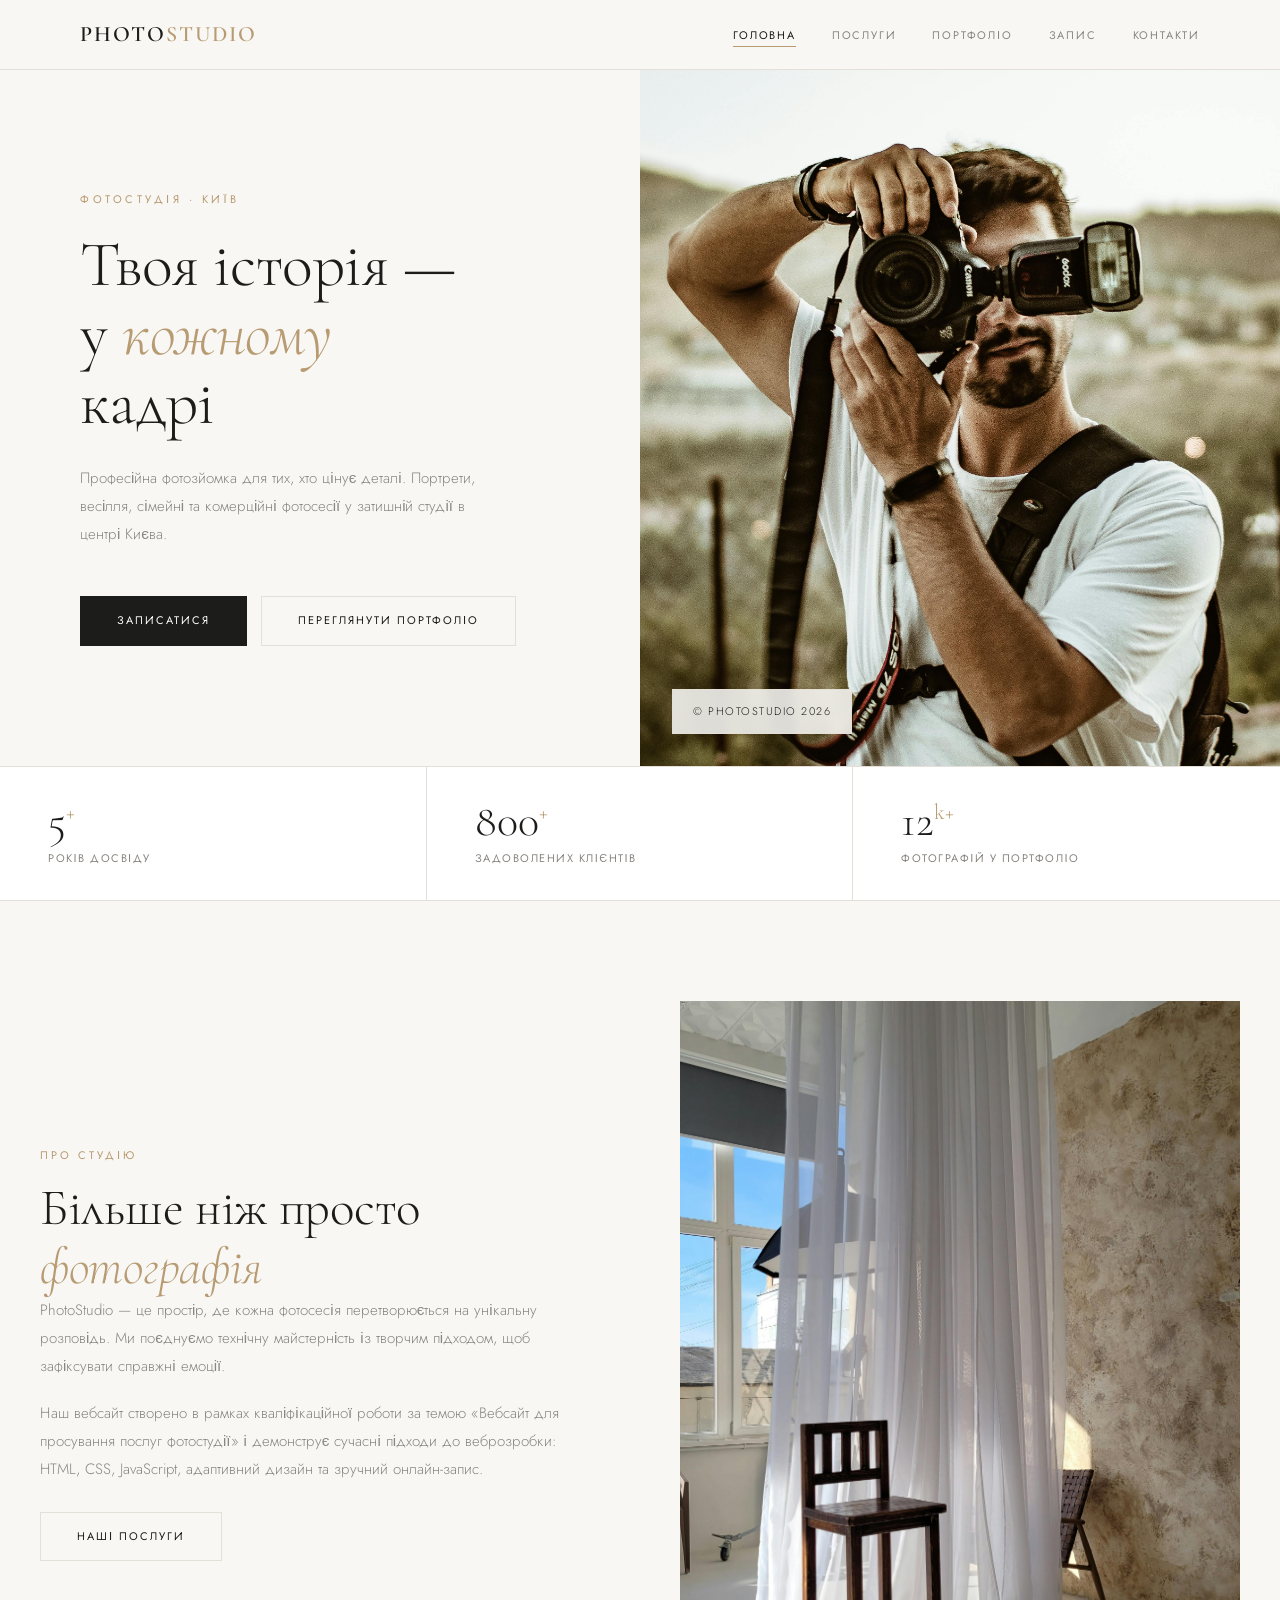
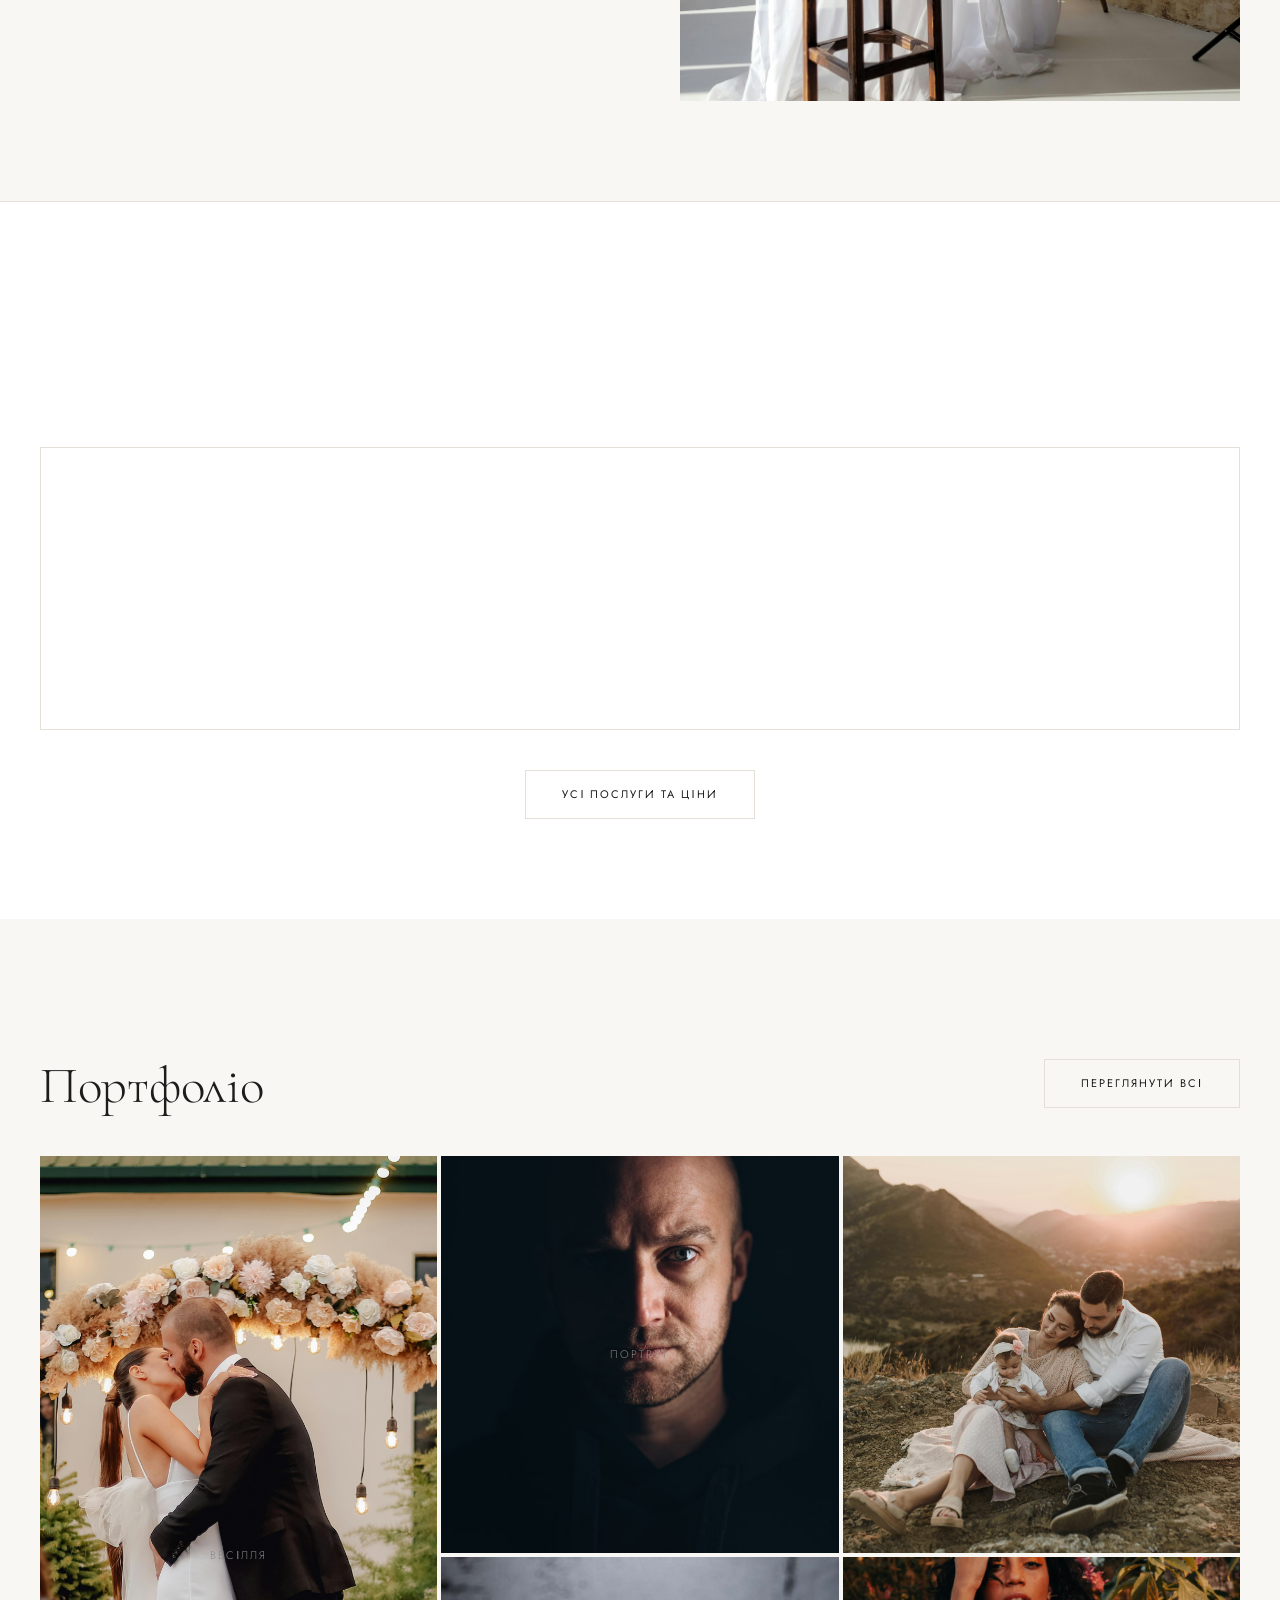
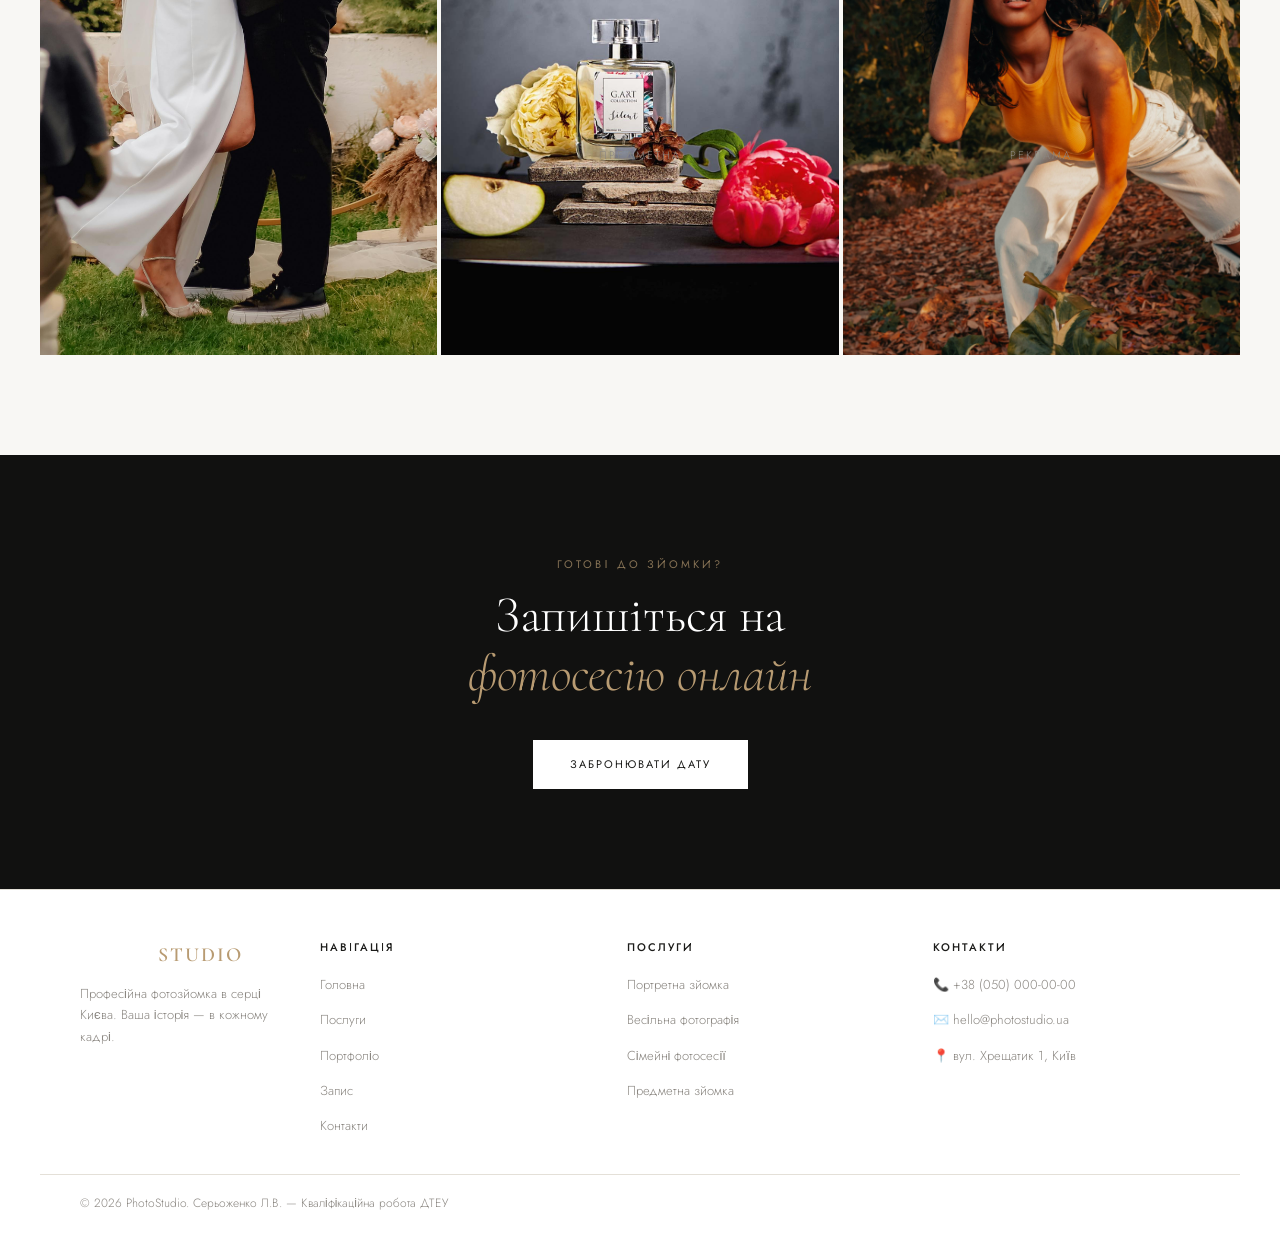
<file: index.html>
<!DOCTYPE html>
<html lang="uk">
<head>
    <meta charset="UTF-8">
    <meta name="viewport" content="width=device-width, initial-scale=1.0">
    <meta name="description" content="PhotoStudio — професійна фотозйомка. Портрети, весілля, предметна зйомка. Онлайн-запис.">
    <title>PhotoStudio — Головна</title>

    
    <link href="https://fonts.googleapis.com/css2?family=Cormorant+Garamond:wght@300;400;600&family=Jost:wght@300;400;500&display=swap" rel="stylesheet">
    <link rel="icon" href="favicon.ico" type="image/x-icon">
    <link rel="stylesheet" href="style.css">

    <style>
        
        .hero {
            min-height: 100vh;
            display: grid;
            grid-template-columns: 1fr 1fr;
            grid-template-rows: 1fr auto;
            padding-top: 70px;
        }

        .hero-left {
            display: flex;
            flex-direction: column;
            justify-content: center;
            padding: 80px 60px 80px 80px;
        }

        .hero-eyebrow {
            font-size: 11px;
            letter-spacing: 3.5px;
            text-transform: uppercase;
            color: var(--gold);
            font-weight: 400;
            margin-bottom: 20px;
        }

        .hero-title {
            font-family: var(--font-head);
            font-size: clamp(48px, 5vw, 78px);
            font-weight: 300;
            line-height: 1.08;
            margin-bottom: 28px;
            letter-spacing: -0.5px;
        }

        .hero-desc {
            font-size: 15px;
            color: var(--muted);
            max-width: 400px;
            margin-bottom: 48px;
            line-height: 1.85;
        }

        .hero-cta {
            display: flex;
            gap: 14px;
            flex-wrap: wrap;
        }

        .hero-right {
            position: relative;
            overflow: hidden;
            background: var(--border);
        }

            .hero-right img {
                width: 100%;
                height: 100%;
                object-fit: cover;
                object-position: center;
                display: block;
            }

        .hero-right-badge {
            position: absolute;
            bottom: 32px;
            left: 32px;
            background: rgba(248, 247, 244, 0.88);
            backdrop-filter: blur(6px);
            border: 1px solid var(--border);
            padding: 12px 20px;
            font-size: 11px;
            letter-spacing: 1.5px;
            text-transform: uppercase;
        }

        .hero-stats {
            grid-column: 1 / -1;
            display: grid;
            grid-template-columns: repeat(3, 1fr);
            border-top: 1px solid var(--border);
            background: var(--white);
        }

        .stat-item {
            padding: 32px 48px;
            border-right: 1px solid var(--border);
        }

            .stat-item:last-child {
                border-right: none;
            }

        .stat-num {
            font-family: var(--font-head);
            font-size: 44px;
            font-weight: 300;
            line-height: 1;
            margin-bottom: 6px;
        }

            .stat-num sup {
                font-size: 22px;
                color: var(--gold);
                vertical-align: super;
            }

        .stat-label {
            font-size: 11px;
            letter-spacing: 1.5px;
            text-transform: uppercase;
            color: var(--muted);
        }

        /* Про нас */
        .about-grid {
            display: grid;
            grid-template-columns: 1fr 1fr;
            gap: 80px;
            align-items: center;
        }

        .about-text p {
            color: var(--muted);
            font-size: 15px;
            margin-bottom: 20px;
            line-height: 1.85;
        }

        .about-img {
            aspect-ratio: 4/5;
            background: var(--border);
            overflow: hidden;
        }

            .about-img img {
                width: 100%;
                height: 100%;
                object-fit: cover;
            }

        /* Послуги */
        .services-bg {
            background: var(--white);
        }

        .services-grid {
            display: grid;
            grid-template-columns: repeat(4, 1fr);
            border: 1px solid var(--border);
            margin-top: 48px;
        }

        .service-card {
            padding: 36px 28px 32px;
            border-right: 1px solid var(--border);
            transition: background 0.2s;
            position: relative;
        }

            .service-card:last-child {
                border-right: none;
            }

            .service-card:hover {
                background: var(--bg);
            }

            .service-card::before {
                content: '';
                position: absolute;
                top: 0;
                left: 0;
                right: 0;
                height: 2px;
                background: var(--gold);
                transform: scaleX(0);
                transform-origin: left;
                transition: transform 0.3s;
            }

            .service-card:hover::before {
                transform: scaleX(1);
            }

        .service-icon {
            width: 44px;
            height: 44px;
            border: 1px solid var(--border);
            display: flex;
            align-items: center;
            justify-content: center;
            font-size: 18px;
            margin-bottom: 20px;
            transition: border-color 0.2s;
        }

        .service-card:hover .service-icon {
            border-color: var(--gold);
        }

        .service-name {
            font-family: var(--font-head);
            font-size: 22px;
            font-weight: 400;
            margin-bottom: 10px;
        }

        .service-desc {
            font-size: 13.5px;
            color: var(--muted);
            line-height: 1.75;
            margin-bottom: 16px;
        }

        .service-price {
            font-size: 11px;
            letter-spacing: 1px;
            text-transform: uppercase;
            color: var(--gold);
        }

        
        .portfolio-preview {
            display: grid;
            grid-template-columns: repeat(3, 1fr);
            grid-template-rows: auto auto;
            gap: 4px;
            margin-top: 40px;
        }

        .portfolio-item {
            aspect-ratio: 1;
            background: var(--border);
            position: relative;
            overflow: hidden;
            cursor: pointer;
        }

            .portfolio-item:first-child {
                grid-row: span 2;
                aspect-ratio: auto;
            }

            .portfolio-item img {
                width: 100%;
                height: 100%;
                object-fit: cover;
                transition: transform 0.5s ease;
            }

            .portfolio-item:hover img {
                transform: scale(1.05);
            }

        .portfolio-item-overlay {
            position: absolute;
            inset: 0;
            background: rgba(28,28,26,0);
            display: flex;
            align-items: center;
            justify-content: center;
            transition: background 0.3s;
        }

        .portfolio-item:hover .portfolio-item-overlay {
            background: rgba(28,28,26,0.25);
        }

        .portfolio-label {
            font-size: 11px;
            letter-spacing: 2px;
            text-transform: uppercase;
            color: var(--muted);
        }

        
        .cta-section {
            background: var(--dark);
            padding: 100px 40px;
            text-align: center;
        }

            .cta-section .tag {
                color: rgba(184,155,114,0.7);
                display: block;
                margin-bottom: 12px;
            }

            .cta-section h2 {
                font-family: var(--font-head);
                font-size: clamp(32px,4vw,52px);
                font-weight: 300;
                color: var(--white);
                margin-bottom: 36px;
                line-height: 1.15;
            }

        
        .footer {
            background: var(--white);
            border-top: 1px solid var(--border);
        }

        .footer-top {
            max-width: 1200px;
            margin: 0 auto;
            padding: 48px 40px 36px;
            display: grid;
            grid-template-columns: 200px 1fr 1fr 1fr;
            gap: 40px;
        }

        .footer-logo {
            font-family: var(--font-head);
            font-size: 20px;
            font-weight: 600;
            letter-spacing: 2px;
            text-transform: uppercase;
            display: block;
            margin-bottom: 10px;
        }

            .footer-logo span {
                color: var(--gold);
            }

        .footer-tagline {
            font-size: 13px;
            color: var(--muted);
            line-height: 1.65;
        }

        .footer-col h4 {
            font-size: 11px;
            letter-spacing: 2px;
            text-transform: uppercase;
            font-weight: 500;
            margin-bottom: 14px;
            font-family: var(--font-body);
        }

        .footer-col ul {
            display: flex;
            flex-direction: column;
            gap: 9px;
        }

        .footer-col a {
            font-size: 13px;
            color: var(--muted);
            transition: color 0.2s;
        }

            .footer-col a:hover {
                color: var(--text);
            }

        .footer-bottom {
            border-top: 1px solid var(--border);
            max-width: 1200px;
            margin: 0 auto;
            padding: 18px 40px;
            display: flex;
            justify-content: space-between;
            align-items: center;
            flex-wrap: wrap;
            gap: 12px;
        }

        .footer-copy {
            font-size: 12px;
            color: var(--muted);
        }

        
        @media (max-width: 1024px) {
            .services-grid {
                grid-template-columns: repeat(2, 1fr);
            }

            .service-card:nth-child(2) {
                border-right: none;
            }

            .service-card:nth-child(3),
            .service-card:nth-child(4) {
                border-top: 1px solid var(--border);
            }

            .service-card:nth-child(4) {
                border-right: none;
            }

            .footer-top {
                grid-template-columns: 1fr 1fr;
                gap: 32px;
            }
        }

        @media (max-width: 768px) {
            .hero {
                grid-template-columns: 1fr;
                min-height: auto;
            }

            .hero-left {
                padding: 56px 20px 48px;
                order: 2;
            }

            .hero-right {
                height: 60vw;
                min-height: 220px;
                order: 1;
            }

            .hero-stats {
                grid-template-columns: 1fr;
                order: 3;
            }

            .stat-item {
                border-right: none;
                border-bottom: 1px solid var(--border);
                padding: 20px;
                display: flex;
                align-items: center;
                gap: 16px;
            }

                .stat-item:last-child {
                    border-bottom: none;
                }

            .stat-num {
                font-size: 32px;
                margin-bottom: 0;
            }

            .hero-cta {
                flex-direction: column;
            }

            .about-grid {
                grid-template-columns: 1fr;
                gap: 40px;
            }

            .about-img {
                order: -1;
                aspect-ratio: 3/2;
            }

            .services-grid {
                grid-template-columns: 1fr;
            }

            .service-card {
                border-right: none;
                border-bottom: 1px solid var(--border);
            }

                .service-card:last-child {
                    border-bottom: none;
                }

            .portfolio-preview {
                grid-template-columns: repeat(2, 1fr);
            }

            .portfolio-item:first-child {
                grid-row: span 1;
                aspect-ratio: 1;
            }

            .cta-section {
                padding: 60px 20px;
            }

            .footer-top {
                grid-template-columns: 1fr;
                padding: 36px 20px 24px;
            }

            .footer-bottom {
                flex-direction: column;
                text-align: center;
                padding: 16px 20px;
            }
        }
    </style>
</head>
<body>

    
    <nav>
        <div class="nav-inner">
            <a href="index.html" class="nav-logo">Photo<span>Studio</span></a>
            <ul class="nav-links" id="navLinks">
                <li><a href="index.html" class="active">Головна</a></li>
                <li><a href="services.html">Послуги</a></li>
                <li><a href="portfolio.html">Портфоліо</a></li>
                <li><a href="booking.html">Запис</a></li>
                <li><a href="contacts.html">Контакти</a></li>
            </ul>
            <button class="burger" id="burger" aria-label="Меню" aria-expanded="false">
                <span></span><span></span><span></span>
            </button>
        </div>
    </nav>

    <!-- HERO -->
    <section class="hero">
        <div class="hero-left">
            <p class="hero-eyebrow">Фотостудія · Київ</p>
            <h1 class="hero-title">
                Твоя історія —<br>
                у <em>кожному</em><br>
                кадрі
            </h1>
            <p class="hero-desc">
                Професійна фотозйомка для тих, хто цінує деталі.
                Портрети, весілля, сімейні та комерційні фотосесії
                у затишній студії в центрі Києва.
            </p>
            <div class="hero-cta">
                <a href="booking.html" class="btn btn-primary">Записатися</a>
                <a href="portfolio.html" class="btn btn-ghost">Переглянути портфоліо</a>
            </div>
        </div>

        <div class="hero-right">
            <img src="images/hero/hero-bg.jpg" alt="Фотостудія PhotoStudio">
            <div class="hero-right-badge">© PhotoStudio 2026</div>
        </div>

        <div class="hero-stats">
            <div class="stat-item">
                <div class="stat-num">5<sup>+</sup></div>
                <div class="stat-label">Років досвіду</div>
            </div>
            <div class="stat-item">
                <div class="stat-num">800<sup>+</sup></div>
                <div class="stat-label">Задоволених клієнтів</div>
            </div>
            <div class="stat-item">
                <div class="stat-num">12<sup>k+</sup></div>
                <div class="stat-label">Фотографій у портфоліо</div>
            </div>
        </div>
    </section>

    <div class="divider"></div>

    <div class="container section">
        <div class="about-grid">
            <div class="about-text fade-in">
                <span class="tag">Про студію</span>
                <h2>Більше ніж просто<br><em>фотографія</em></h2>
                <p>
                    PhotoStudio — це простір, де кожна фотосесія перетворюється
                    на унікальну розповідь. Ми поєднуємо технічну майстерність
                    із творчим підходом, щоб зафіксувати справжні емоції.
                </p>
                <p>
                    Наш вебсайт створено в рамках кваліфікаційної роботи за темою
                    «Вебсайт для просування послуг фотостудії» і демонструє
                    сучасні підходи до веброзробки: HTML, CSS, JavaScript,
                    адаптивний дизайн та зручний онлайн-запис.
                </p>
                <a href="services.html" class="btn btn-ghost" style="display:inline-flex; margin-top:8px;">
                    Наші послуги
                </a>
            </div>
            <div class="about-img fade-in">
                
                <img src="about.jpg" alt="Про PhotoStudio"> 
            </div>
        </div>
    </div>

    <div class="divider"></div>

    
    <div class="services-bg">
        <div class="container section">
            <span class="tag fade-in">Що ми пропонуємо</span>
            <h2 class="fade-in">Наші <em>послуги</em></h2>
            <div class="services-grid">
                <div class="service-card fade-in">
                    <div class="service-icon">🎭</div>
                    <h3 class="service-name">Портрет</h3>
                    <p class="service-desc">Індивідуальна портретна зйомка. Підкреслимо вашу особистість і характер у кожному знімку.</p>
                    <span class="service-price">від 1 500 грн / год</span>
                </div>
                <div class="service-card fade-in">
                    <div class="service-icon">💍</div>
                    <h3 class="service-name">Весілля</h3>
                    <p class="service-desc">Весільна фотографія — збережемо найважливіший день у вашому житті в деталях та емоціях.</p>
                    <span class="service-price">від 8 000 грн / день</span>
                </div>
                <div class="service-card fade-in">
                    <div class="service-icon">👨‍👩‍👧</div>
                    <h3 class="service-name">Сімейна</h3>
                    <p class="service-desc">Сімейні фотосесії у студії або на природі. Тепла атмосфера та щирі моменти.</p>
                    <span class="service-price">від 2 000 грн / год</span>
                </div>
                <div class="service-card fade-in">
                    <div class="service-icon">📦</div>
                    <h3 class="service-name">Предметна</h3>
                    <p class="service-desc">Рекламна та предметна зйомка для брендів, інтернет-магазинів і соціальних мереж.</p>
                    <span class="service-price">від 2 500 грн / год</span>
                </div>
            </div>
            <div style="text-align:center; padding-top:40px;">
                <a href="services.html" class="btn btn-ghost">Усі послуги та ціни</a>
            </div>
        </div>
    </div>

    
    <div class="container section">
        <div style="display:flex; justify-content:space-between; align-items:flex-end; flex-wrap:wrap; gap:16px;">
            <div>
                <span class="tag fade-in">Наші роботи</span>
                <h2 class="fade-in">Портфоліо</h2>
            </div>
            <a href="portfolio.html" class="btn btn-ghost fade-in" style="margin-bottom:8px;">
                Переглянути всі
            </a>
        </div>
        <div class="portfolio-preview">
            <div class="portfolio-item fade-in">
                <img src="images/portfolio/wedding-1.jpg" alt="Весілля"> 
                <div class="portfolio-item-overlay"><span class="portfolio-label">Весілля</span></div>
            </div>
            <div class="portfolio-item fade-in">
                <img src="images/portfolio/portrait-1.jpg" alt="Портрет"> 
                <div class="portfolio-item-overlay"><span class="portfolio-label">Портрет</span></div>
            </div>
            <div class="portfolio-item fade-in">
                <img src="images/portfolio/family-1.jpg" alt="Сімейна"> 
                <div class="portfolio-item-overlay"><span class="portfolio-label">Сімейна</span></div>
            </div>
            <div class="portfolio-item fade-in">
                <img src="images/portfolio/product-1.jpg" alt="Предметна"> 
                <div class="portfolio-item-overlay"><span class="portfolio-label">Предметна</span></div>
            </div>
            <div class="portfolio-item fade-in">
                <img src="images/portfolio/portrait-2.jpg" alt="Портрет"> 
                <div class="portfolio-item-overlay"><span class="portfolio-label">Реклама</span></div>
            </div>
        </div>
    </div>


    <div class="cta-section">
        <span class="tag">Готові до зйомки?</span>
        <h2>Запишіться на<br><em>фотосесію онлайн</em></h2>
        <a href="booking.html" class="btn btn-light">Забронювати дату</a>
    </div>

    
    <footer class="footer">
        <div class="footer-top">
            <div>
                <a href="index.html" class="footer-logo">Photo<span>Studio</span></a>
                <p class="footer-tagline">Професійна фотозйомка в серці Києва. Ваша історія — в кожному кадрі.</p>
            </div>
            <div class="footer-col">
                <h4>Навігація</h4>
                <ul>
                    <li><a href="index.html">Головна</a></li>
                    <li><a href="services.html">Послуги</a></li>
                    <li><a href="portfolio.html">Портфоліо</a></li>
                    <li><a href="booking.html">Запис</a></li>
                    <li><a href="contacts.html">Контакти</a></li>
                </ul>
            </div>
            <div class="footer-col">
                <h4>Послуги</h4>
                <ul>
                    <li><a href="services.html">Портретна зйомка</a></li>
                    <li><a href="services.html">Весільна фотографія</a></li>
                    <li><a href="services.html">Сімейні фотосесії</a></li>
                    <li><a href="services.html">Предметна зйомка</a></li>
                </ul>
            </div>
            <div class="footer-col">
                <h4>Контакти</h4>
                <ul>
                    <li><a href="tel:+380500000000">📞 +38 (050) 000-00-00</a></li>
                    <li><a href="mailto:hello@photostudio.ua">✉️ hello@photostudio.ua</a></li>
                    <li><a href="contacts.html">📍 вул. Хрещатик 1, Київ</a></li>
                </ul>
            </div>
        </div>
        <div class="footer-bottom">
            <p class="footer-copy">© <span id="currentYear"></span> PhotoStudio. Серьоженко Л.В. — Кваліфікаційна робота ДТЕУ</p>
        </div>
    </footer>

   
    <script src="script.js"></script>

</body>
</html>
</file>
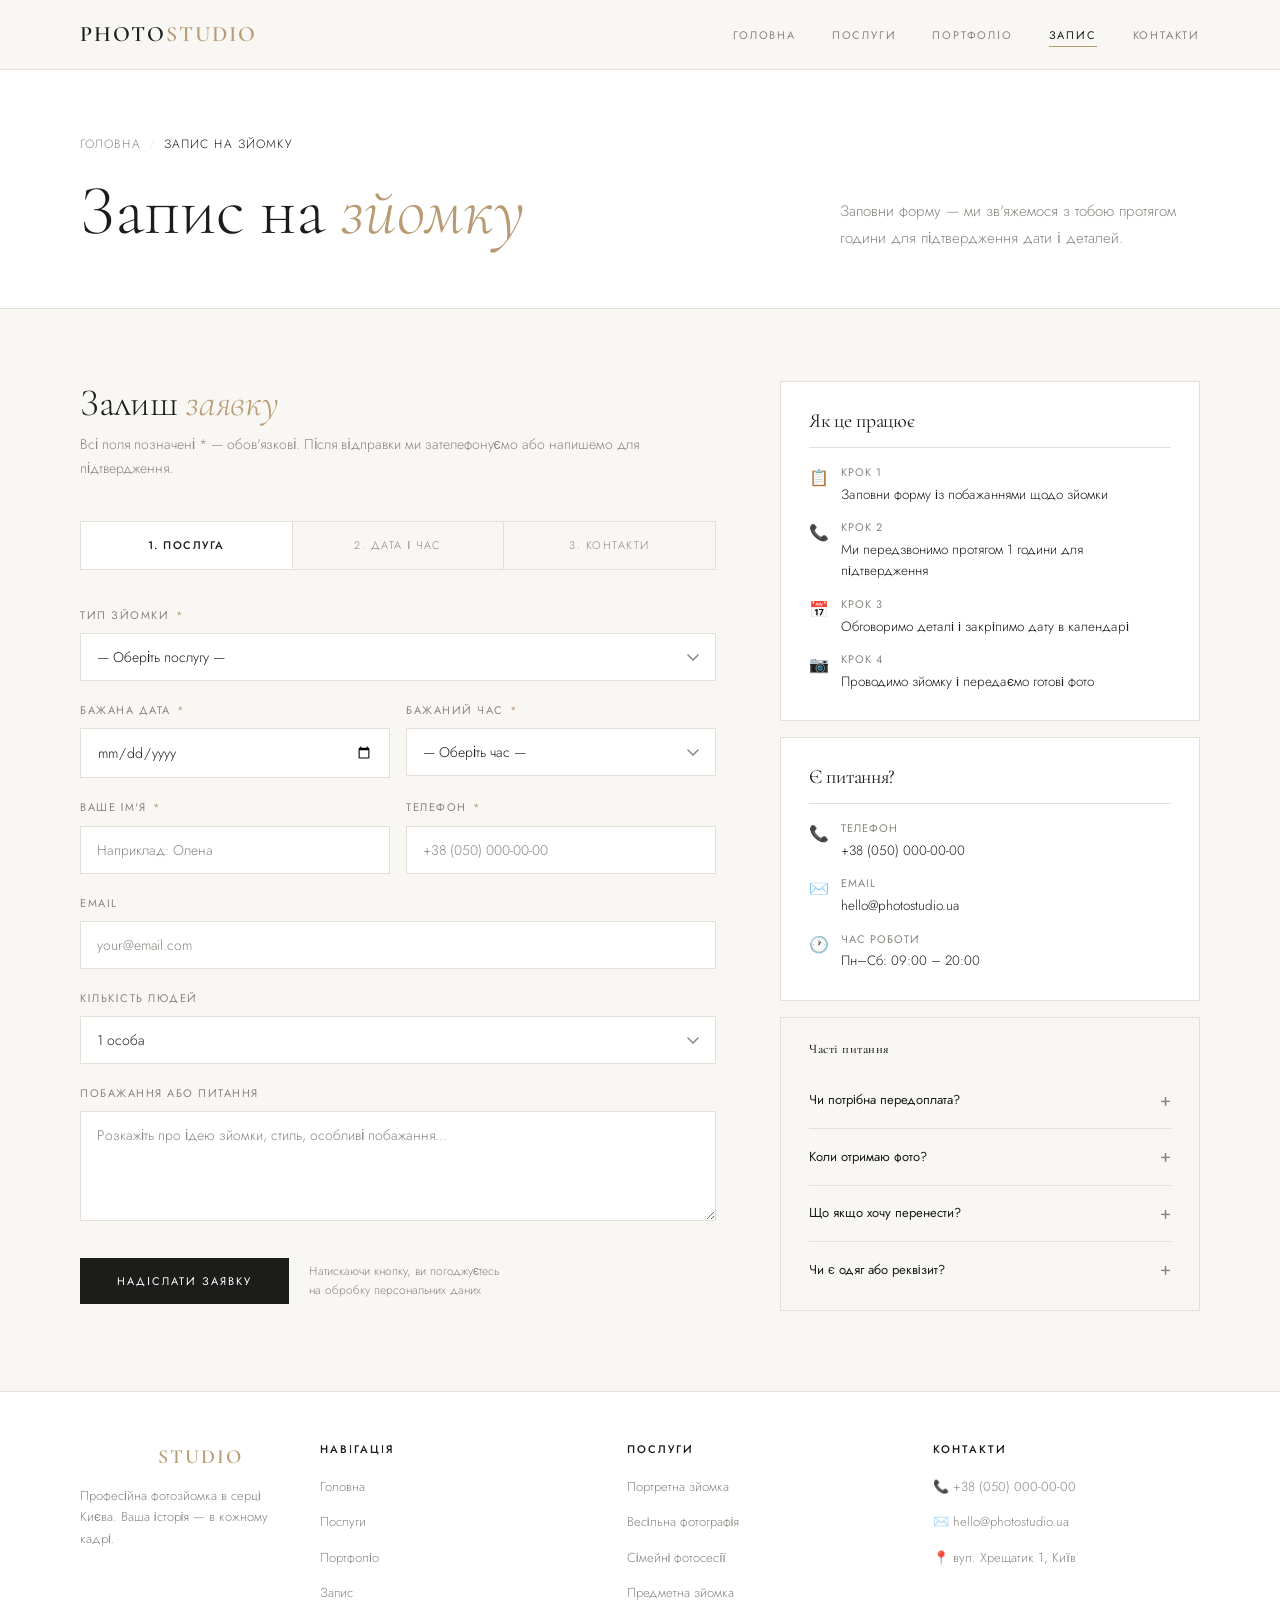
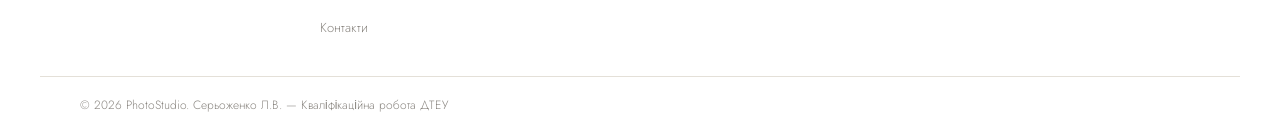
<file: booking.html>
﻿<!DOCTYPE html>
<html lang="uk">
<head>
    <meta charset="UTF-8">
    <meta name="viewport" content="width=device-width, initial-scale=1.0">
    <meta name="description" content="Онлайн-запис на фотосесію у PhotoStudio — оберіть послугу, дату та час.">
    <title>PhotoStudio — Запис на зйомку</title>

    
    <link href="https://fonts.googleapis.com/css2?family=Cormorant+Garamond:wght@300;400;600&family=Jost:wght@300;400;500&display=swap" rel="stylesheet">
    <link rel="stylesheet" href="style.css">

    <style>
        
        .page-hero {
            padding-top: 70px;
            background: var(--white);
            border-bottom: 1px solid var(--border);
        }

        .page-hero-inner {
            max-width: 1200px;
            margin: 0 auto;
            padding: 64px 40px 56px;
            display: flex;
            align-items: flex-end;
            justify-content: space-between;
            gap: 32px;
            flex-wrap: wrap;
        }

        .breadcrumb {
            display: flex;
            align-items: center;
            gap: 8px;
            font-size: 12px;
            letter-spacing: 1px;
            color: var(--muted);
            text-transform: uppercase;
            margin-bottom: 16px;
        }

            .breadcrumb a:hover {
                color: var(--gold);
            }

            .breadcrumb span {
                color: var(--border);
            }

        
        .booking-wrap {
            max-width: 1200px;
            margin: 0 auto;
            padding: 72px 40px 80px;
            display: grid;
            grid-template-columns: 1fr 420px;
            gap: 64px;
            align-items: start;
        }

        
        .form-section h2 {
            font-family: var(--font-head);
            font-size: clamp(28px, 3vw, 42px);
            font-weight: 300;
            margin-bottom: 8px;
        }

        .form-section .sub {
            font-size: 14px;
            color: var(--muted);
            margin-bottom: 40px;
            line-height: 1.7;
        }

        
        .form-steps {
            display: flex;
            gap: 0;
            margin-bottom: 36px;
            border: 1px solid var(--border);
        }

        .form-step-tab {
            flex: 1;
            padding: 14px 16px;
            text-align: center;
            font-size: 11px;
            letter-spacing: 1.5px;
            text-transform: uppercase;
            color: var(--muted);
            border-right: 1px solid var(--border);
            background: var(--bg);
            position: relative;
        }

            .form-step-tab:last-child {
                border-right: none;
            }

            .form-step-tab.active {
                background: var(--white);
                color: var(--text);
                font-weight: 500;
            }

            .form-step-tab.done {
                background: var(--white);
                color: var(--gold);
            }

                .form-step-tab.done::after {
                    content: ' ✓';
                }

        
        .form-group {
            margin-bottom: 20px;
        }

        .form-label {
            display: block;
            font-size: 11px;
            letter-spacing: 1.5px;
            text-transform: uppercase;
            color: var(--muted);
            font-weight: 400;
            margin-bottom: 8px;
        }

            .form-label .req {
                color: var(--gold);
                margin-left: 2px;
            }

        .form-control {
            width: 100%;
            padding: 13px 16px;
            background: var(--white);
            border: 1px solid var(--border);
            color: var(--text);
            font-size: 14px;
            font-weight: 300;
            font-family: var(--font-body);
            outline: none;
            transition: border-color 0.22s;
            appearance: none;
            -webkit-appearance: none;
        }

            .form-control:focus {
                border-color: var(--text);
            }

            .form-control::placeholder {
                color: var(--muted);
            }

        select.form-control {
            background-image: url("data:image/svg+xml,%3Csvg xmlns='http://www.w3.org/2000/svg' width='12' height='7'%3E%3Cpath d='M1 1l5 5 5-5' stroke='%238a8680' stroke-width='1.5' fill='none' stroke-linecap='round'/%3E%3C/svg%3E");
            background-repeat: no-repeat;
            background-position: right 16px center;
            padding-right: 40px;
            cursor: pointer;
        }

        textarea.form-control {
            resize: vertical;
            min-height: 110px;
        }

        .form-row {
            display: grid;
            grid-template-columns: 1fr 1fr;
            gap: 16px;
        }

        
        .form-error {
            font-size: 12px;
            color: #c0392b;
            margin-top: 5px;
            display: none;
        }

        .form-group.error .form-control {
            border-color: #c0392b;
        }

        .form-group.error .form-error {
            display: block;
        }

        
        .form-success {
            display: none;
            padding: 24px 28px;
            background: #f1f8e9;
            border: 1px solid #aed581;
            margin-top: 24px;
        }

            .form-success.visible {
                display: block;
            }

            .form-success h3 {
                font-family: var(--font-head);
                font-size: 22px;
                font-weight: 400;
                color: #2e5c00;
                margin-bottom: 8px;
            }

            .form-success p {
                font-size: 13.5px;
                color: #3d7a00;
                line-height: 1.65;
            }

        
        .submit-wrap {
            margin-top: 28px;
            display: flex;
            align-items: center;
            gap: 20px;
            flex-wrap: wrap;
        }

        .submit-note {
            font-size: 12px;
            color: var(--muted);
            line-height: 1.6;
        }

        
        .booking-sidebar {
            position: sticky;
            top: 90px;
            display: flex;
            flex-direction: column;
            gap: 16px;
        }

        
        .info-card {
            background: var(--white);
            border: 1px solid var(--border);
            padding: 28px;
        }

            .info-card h3 {
                font-family: var(--font-head);
                font-size: 20px;
                font-weight: 400;
                margin-bottom: 16px;
                padding-bottom: 14px;
                border-bottom: 1px solid var(--border);
            }

        .info-list {
            display: flex;
            flex-direction: column;
            gap: 14px;
        }

        .info-item {
            display: flex;
            align-items: flex-start;
            gap: 12px;
            font-size: 13.5px;
            line-height: 1.6;
        }

        .info-icon {
            font-size: 16px;
            flex-shrink: 0;
            margin-top: 1px;
        }

        .info-item strong {
            display: block;
            font-size: 11px;
            letter-spacing: 1px;
            text-transform: uppercase;
            color: var(--muted);
            font-weight: 400;
            margin-bottom: 2px;
        }

        
        .selected-service {
            background: var(--dark);
            color: var(--white);
            padding: 24px 28px;
            display: none;
        }

            .selected-service.visible {
                display: block;
            }

            .selected-service .ss-label {
                font-size: 10px;
                letter-spacing: 2px;
                text-transform: uppercase;
                color: rgba(184,155,114,0.8);
                margin-bottom: 8px;
                display: block;
            }

            .selected-service .ss-name {
                font-family: var(--font-head);
                font-size: 22px;
                font-weight: 300;
                margin-bottom: 4px;
            }

            .selected-service .ss-price {
                font-size: 13px;
                color: var(--gold-light);
            }

        
        .faq-card {
            background: var(--bg);
            border: 1px solid var(--border);
            padding: 24px 28px;
        }

            .faq-card h3 {
                font-size: 13px;
                font-weight: 500;
                letter-spacing: 0.5px;
                margin-bottom: 16px;
            }

        .faq-item {
            border-bottom: 1px solid var(--border);
            padding: 12px 0;
        }

            .faq-item:last-child {
                border-bottom: none;
                padding-bottom: 0;
            }

        .faq-q {
            font-size: 13px;
            font-weight: 400;
            cursor: pointer;
            display: flex;
            justify-content: space-between;
            align-items: center;
            gap: 8px;
            transition: color 0.2s;
        }

            .faq-q:hover {
                color: var(--gold);
            }

            .faq-q::after {
                content: '+';
                font-size: 18px;
                color: var(--muted);
                flex-shrink: 0;
                transition: transform 0.2s;
            }

        .faq-item.open .faq-q::after {
            transform: rotate(45deg);
        }

        .faq-a {
            font-size: 13px;
            color: var(--muted);
            line-height: 1.7;
            max-height: 0;
            overflow: hidden;
            transition: max-height 0.3s ease, padding 0.3s;
        }

        .faq-item.open .faq-a {
            max-height: 200px;
            padding-top: 10px;
        }

        
        .footer {
            background: var(--white);
            border-top: 1px solid var(--border);
        }

        .footer-top {
            max-width: 1200px;
            margin: 0 auto;
            padding: 48px 40px 36px;
            display: grid;
            grid-template-columns: 200px 1fr 1fr 1fr;
            gap: 40px;
        }

        .footer-logo {
            font-family: var(--font-head);
            font-size: 20px;
            font-weight: 600;
            letter-spacing: 2px;
            text-transform: uppercase;
            display: block;
            margin-bottom: 10px;
        }

            .footer-logo span {
                color: var(--gold);
            }

        .footer-tagline {
            font-size: 13px;
            color: var(--muted);
            line-height: 1.65;
        }

        .footer-col h4 {
            font-size: 11px;
            letter-spacing: 2px;
            text-transform: uppercase;
            font-weight: 500;
            margin-bottom: 14px;
            font-family: var(--font-body);
        }

        .footer-col ul {
            display: flex;
            flex-direction: column;
            gap: 9px;
        }

        .footer-col a {
            font-size: 13px;
            color: var(--muted);
            transition: color 0.2s;
        }

            .footer-col a:hover {
                color: var(--text);
            }

        .footer-bottom {
            border-top: 1px solid var(--border);
            max-width: 1200px;
            margin: 0 auto;
            padding: 18px 40px;
            display: flex;
            justify-content: space-between;
            align-items: center;
            flex-wrap: wrap;
            gap: 12px;
        }

        .footer-copy {
            font-size: 12px;
            color: var(--muted);
        }

        /* ── Адаптивність ── */
        @media (max-width: 1024px) {
            .booking-wrap {
                grid-template-columns: 1fr;
                gap: 40px;
            }

            .booking-sidebar {
                position: static;
            }
        }

        @media (max-width: 768px) {
            .page-hero-inner {
                padding: 48px 20px 40px;
            }

            .booking-wrap {
                padding: 48px 20px 60px;
            }

            .form-row {
                grid-template-columns: 1fr;
            }

            .form-steps {
                flex-wrap: wrap;
            }

            .form-step-tab {
                flex: none;
                width: 50%;
                border-bottom: 1px solid var(--border);
            }

            .footer-top {
                grid-template-columns: 1fr;
                padding: 36px 20px 24px;
            }

            .footer-bottom {
                flex-direction: column;
                text-align: center;
                padding: 16px 20px;
            }
        }
    </style>
</head>
<body>

    
    <nav>
        <div class="nav-inner">
            <a href="index.html" class="nav-logo">Photo<span>Studio</span></a>
            <ul class="nav-links" id="navLinks">
                <li><a href="index.html">Головна</a></li>
                <li><a href="services.html">Послуги</a></li>
                <li><a href="portfolio.html">Портфоліо</a></li>
                <li><a href="booking.html" class="active">Запис</a></li>
                <li><a href="contacts.html">Контакти</a></li>
            </ul>
            <button class="burger" id="burger" aria-label="Меню" aria-expanded="false">
                <span></span><span></span><span></span>
            </button>
        </div>
    </nav>

    
    <div class="page-hero">
        <div class="page-hero-inner">
            <div>
                <div class="breadcrumb">
                    <a href="index.html">Головна</a>
                    <span>/</span>
                    <span style="color: var(--text)">Запис на зйомку</span>
                </div>
                <h1>Запис на <em>зйомку</em></h1>
            </div>
            <p style="max-width:360px; color:var(--muted); font-size:15px; line-height:1.8;">
                Заповни форму — ми зв'яжемося з тобою протягом години
                для підтвердження дати і деталей.
            </p>
        </div>
    </div>

    
    <div class="booking-wrap">

        
        <div class="form-section">

            <h2>Залиш <em>заявку</em></h2>
            <p class="sub">Всі поля позначені * — обов'язкові. Після відправки ми зателефонуємо або напишемо для підтвердження.</p>

            
            <div class="form-steps">
                <div class="form-step-tab active" id="step1tab">1. Послуга</div>
                <div class="form-step-tab" id="step2tab">2. Дата і час</div>
                <div class="form-step-tab" id="step3tab">3. Контакти</div>
            </div>

            <form id="bookingForm" novalidate>

                
                <div class="form-group">
                    <label class="form-label" for="service">Тип зйомки <span class="req">*</span></label>
                    <select class="form-control" id="service" name="service" required>
                        <option value="">— Оберіть послугу —</option>
                        <option value="portrait">Портретна зйомка — від 1 500 грн/год</option>
                        <option value="wedding">Весільна фотографія — від 8 000 грн/день</option>
                        <option value="family">Сімейна зйомка — від 2 000 грн/год</option>
                        <option value="product">Предметна зйомка — від 2 500 грн/год</option>
                        <option value="basic">Пакет Базовий — 1 500 грн</option>
                        <option value="standard">Пакет Стандарт — 3 500 грн</option>
                        <option value="premium">Пакет Преміум — 6 000 грн</option>
                    </select>
                    <span class="form-error">Будь ласка, оберіть тип зйомки</span>
                </div>

                
                <div class="form-row">
                    <div class="form-group">
                        <label class="form-label" for="date">Бажана дата <span class="req">*</span></label>
                        <input class="form-control" type="date" id="date" name="date" required>
                        <span class="form-error">Оберіть дату зйомки</span>
                    </div>
                    <div class="form-group">
                        <label class="form-label" for="time">Бажаний час <span class="req">*</span></label>
                        <select class="form-control" id="time" name="time" required>
                            <option value="">— Оберіть час —</option>
                            <option value="09:00">09:00</option>
                            <option value="10:00">10:00</option>
                            <option value="11:00">11:00</option>
                            <option value="12:00">12:00</option>
                            <option value="13:00">13:00</option>
                            <option value="14:00">14:00</option>
                            <option value="15:00">15:00</option>
                            <option value="16:00">16:00</option>
                            <option value="17:00">17:00</option>
                            <option value="18:00">18:00</option>
                        </select>
                        <span class="form-error">Оберіть зручний час</span>
                    </div>
                </div>

                <div class="form-row">
                    <div class="form-group">
                        <label class="form-label" for="name">Ваше ім'я <span class="req">*</span></label>
                        <input class="form-control" type="text" id="name" name="name"
                               placeholder="Наприклад: Олена" required>
                        <span class="form-error">Введіть ваше ім'я</span>
                    </div>
                    <div class="form-group">
                        <label class="form-label" for="phone">Телефон <span class="req">*</span></label>
                        <input class="form-control" type="tel" id="phone" name="phone"
                               placeholder="+38 (050) 000-00-00" required>
                        <span class="form-error">Введіть коректний номер телефону</span>
                    </div>
                </div>

                <div class="form-group">
                    <label class="form-label" for="email">Email</label>
                    <input class="form-control" type="email" id="email" name="email"
                           placeholder="your@email.com">
                    <span class="form-error">Введіть коректний email</span>
                </div>

                <div class="form-group">
                    <label class="form-label" for="people">Кількість людей</label>
                    <select class="form-control" id="people" name="people">
                        <option value="1">1 особа</option>
                        <option value="2">2 особи</option>
                        <option value="3-4">3–4 особи</option>
                        <option value="5+">5 і більше</option>
                    </select>
                </div>

                <div class="form-group">
                    <label class="form-label" for="comment">Побажання або питання</label>
                    <textarea class="form-control" id="comment" name="comment"
                              placeholder="Розкажіть про ідею зйомки, стиль, особливі побажання..."></textarea>
                </div>

                
                <div class="submit-wrap">
                    <button type="submit" class="btn btn-primary" id="submitBtn">
                        Надіслати заявку
                    </button>
                    <p class="submit-note">
                        Натискаючи кнопку, ви погоджуєтесь<br>
                        на обробку персональних даних
                    </p>
                </div>

            </form>

            <div class="form-success" id="formSuccess">
                <h3>✓ Заявку отримано!</h3>
                <p>
                    Дякуємо за звернення. Ми зв'яжемося з вами протягом
                    1 години для підтвердження дати та деталей зйомки.<br>
                    Якщо є термінове питання — телефонуйте:
                    <strong>+38 (050) 000-00-00</strong>
                </p>
            </div>

        </div>

        
        <aside class="booking-sidebar">

            
            <div class="selected-service" id="selectedService">
                <span class="ss-label">Ви обрали</span>
                <div class="ss-name" id="ssName">—</div>
                <div class="ss-price" id="ssPrice">—</div>
            </div>

            
            <div class="info-card">
                <h3>Як це працює</h3>
                <div class="info-list">
                    <div class="info-item">
                        <span class="info-icon">📋</span>
                        <div>
                            <strong>Крок 1</strong>
                            Заповни форму із побажаннями щодо зйомки
                        </div>
                    </div>
                    <div class="info-item">
                        <span class="info-icon">📞</span>
                        <div>
                            <strong>Крок 2</strong>
                            Ми передзвонимо протягом 1 години для підтвердження
                        </div>
                    </div>
                    <div class="info-item">
                        <span class="info-icon">📅</span>
                        <div>
                            <strong>Крок 3</strong>
                            Обговоримо деталі і закріпимо дату в календарі
                        </div>
                    </div>
                    <div class="info-item">
                        <span class="info-icon">📷</span>
                        <div>
                            <strong>Крок 4</strong>
                            Проводимо зйомку і передаємо готові фото
                        </div>
                    </div>
                </div>
            </div>

            
            <div class="info-card">
                <h3>Є питання?</h3>
                <div class="info-list">
                    <div class="info-item">
                        <span class="info-icon">📞</span>
                        <div>
                            <strong>Телефон</strong>
                            <a href="tel:+380500000000">+38 (050) 000-00-00</a>
                        </div>
                    </div>
                    <div class="info-item">
                        <span class="info-icon">✉️</span>
                        <div>
                            <strong>Email</strong>
                            <a href="mailto:hello@photostudio.ua">hello@photostudio.ua</a>
                        </div>
                    </div>
                    <div class="info-item">
                        <span class="info-icon">🕐</span>
                        <div>
                            <strong>Час роботи</strong>
                            Пн–Сб: 09:00 – 20:00
                        </div>
                    </div>
                </div>
            </div>

            
            <div class="faq-card">
                <h3>Часті питання</h3>

                <div class="faq-item">
                    <div class="faq-q">Чи потрібна передоплата?</div>
                    <div class="faq-a">Так, передоплата 30% після підтвердження бронювання. Решту оплачуєте в день зйомки.</div>
                </div>

                <div class="faq-item">
                    <div class="faq-q">Коли отримаю фото?</div>
                    <div class="faq-a">Зазвичай 3–7 робочих днів залежно від пакету. У день зйомки надсилаємо 2–3 превью.</div>
                </div>

                <div class="faq-item">
                    <div class="faq-q">Що якщо хочу перенести?</div>
                    <div class="faq-a">Перенести можна безкоштовно за 48 годин до зйомки. Телефонуйте або пишіть нам.</div>
                </div>

                <div class="faq-item">
                    <div class="faq-q">Чи є одяг або реквізит?</div>
                    <div class="faq-a">Базовий реквізит і фони включені. Одяг клієнт приносить сам. Можемо порадити стиліста.</div>
                </div>

            </div>

        </aside>
    </div>

    
    <footer class="footer">
        <div class="footer-top">
            <div>
                <a href="index.html" class="footer-logo">Photo<span>Studio</span></a>
                <p class="footer-tagline">Професійна фотозйомка в серці Києва. Ваша історія — в кожному кадрі.</p>
            </div>
            <div class="footer-col">
                <h4>Навігація</h4>
                <ul>
                    <li><a href="index.html">Головна</a></li>
                    <li><a href="services.html">Послуги</a></li>
                    <li><a href="portfolio.html">Портфоліо</a></li>
                    <li><a href="booking.html">Запис</a></li>
                    <li><a href="contacts.html">Контакти</a></li>
                </ul>
            </div>
            <div class="footer-col">
                <h4>Послуги</h4>
                <ul>
                    <li><a href="services.html">Портретна зйомка</a></li>
                    <li><a href="services.html">Весільна фотографія</a></li>
                    <li><a href="services.html">Сімейні фотосесії</a></li>
                    <li><a href="services.html">Предметна зйомка</a></li>
                </ul>
            </div>
            <div class="footer-col">
                <h4>Контакти</h4>
                <ul>
                    <li><a href="tel:+380500000000">📞 +38 (050) 000-00-00</a></li>
                    <li><a href="mailto:hello@photostudio.ua">✉️ hello@photostudio.ua</a></li>
                    <li><a href="contacts.html">📍 вул. Хрещатик 1, Київ</a></li>
                </ul>
            </div>
        </div>
        <div class="footer-bottom">
            <p class="footer-copy">© <span id="currentYear"></span> PhotoStudio. Серьоженко Л.В. — Кваліфікаційна робота ДТЕУ</p>
        </div>
    </footer>

    
    <script src="script.js"></script>
    <script>
    
    const dateInput = document.getElementById('date');
    const today = new Date().toISOString().split('T')[0];
    dateInput.setAttribute('min', today);

    
    const serviceSelect = document.getElementById('service');
    const selectedBox   = document.getElementById('selectedService');
    const ssName        = document.getElementById('ssName');
    const ssPrice       = document.getElementById('ssPrice');

    const serviceData = {
      portrait: { name: 'Портретна зйомка',    price: 'від 1 500 грн / год' },
      wedding:  { name: 'Весільна фотографія', price: 'від 8 000 грн / день' },
      family:   { name: 'Сімейна зйомка',      price: 'від 2 000 грн / год' },
      product:  { name: 'Предметна зйомка',    price: 'від 2 500 грн / год' },
      basic:    { name: 'Пакет Базовий',        price: '1 500 грн' },
      standard: { name: 'Пакет Стандарт',       price: '3 500 грн' },
      premium:  { name: 'Пакет Преміум',        price: '6 000 грн' },
    };

    serviceSelect.addEventListener('change', () => {
      const val = serviceSelect.value;
      if (val && serviceData[val]) {
        ssName.textContent  = serviceData[val].name;
        ssPrice.textContent = serviceData[val].price;
        selectedBox.classList.add('visible');
      } else {
        selectedBox.classList.remove('visible');
      }
    });

    
    const step1tab = document.getElementById('step1tab');
    const step2tab = document.getElementById('step2tab');
    const step3tab = document.getElementById('step3tab');

    serviceSelect.addEventListener('change', () => {
      if (serviceSelect.value) step1tab.classList.add('done');
      else step1tab.classList.remove('done');
    });

    ['date','time'].forEach(id => {
      document.getElementById(id).addEventListener('change', () => {
        const d = document.getElementById('date').value;
        const t = document.getElementById('time').value;
        if (d && t) step2tab.classList.add('done');
        else step2tab.classList.remove('done');
      });
    });

    ['name','phone'].forEach(id => {
      document.getElementById(id).addEventListener('input', () => {
        const n = document.getElementById('name').value.trim();
        const p = document.getElementById('phone').value.trim();
        if (n && p) step3tab.classList.add('done');
        else step3tab.classList.remove('done');
      });
    });

    const form      = document.getElementById('bookingForm');
    const submitBtn = document.getElementById('submitBtn');
    const successEl = document.getElementById('formSuccess');

    const validate = (field) => {
      const group = field.closest('.form-group');
      if (!group) return true;
      const val = field.value.trim();
      let ok = true;

      if (field.hasAttribute('required') && !val) ok = false;
      if (field.type === 'email' && val) ok = /^[^\s@]+@[^\s@]+\.[^\s@]+$/.test(val);
      if (field.type === 'tel'   && val) ok = /^\+?[\d\s\-\(\)]{10,}$/.test(val);

      group.classList.toggle('error', !ok);
      return ok;
    };

    form.querySelectorAll('input, select, textarea').forEach(f => {
      f.addEventListener('blur',  () => validate(f));
      f.addEventListener('input', () => {
        if (f.closest('.form-group')?.classList.contains('error')) validate(f);
      });
    });

    form.addEventListener('submit', (e) => {
      e.preventDefault();

      const fields  = form.querySelectorAll('input[required], select[required]');
      let   allValid = true;
      fields.forEach(f => { if (!validate(f)) allValid = false; });
      if (!allValid) return;

      const orig = submitBtn.textContent;
      submitBtn.textContent = 'Надсилаємо…';
      submitBtn.disabled    = true;

      setTimeout(() => {
        submitBtn.textContent = orig;
        submitBtn.disabled    = false;
        successEl.classList.add('visible');
        form.reset();
        selectedBox.classList.remove('visible');
        [step1tab, step2tab, step3tab].forEach(t => t.classList.remove('done'));
        successEl.scrollIntoView({ behavior: 'smooth', block: 'center' });
        setTimeout(() => successEl.classList.remove('visible'), 7000);
      }, 1200);
    });

    
    document.querySelectorAll('.faq-q').forEach(q => {
      q.addEventListener('click', () => {
        const item = q.closest('.faq-item');
        const isOpen = item.classList.contains('open');
        document.querySelectorAll('.faq-item').forEach(i => i.classList.remove('open'));
        if (!isOpen) item.classList.add('open');
      });
    });
    </script>

</body>
</html>
</file>
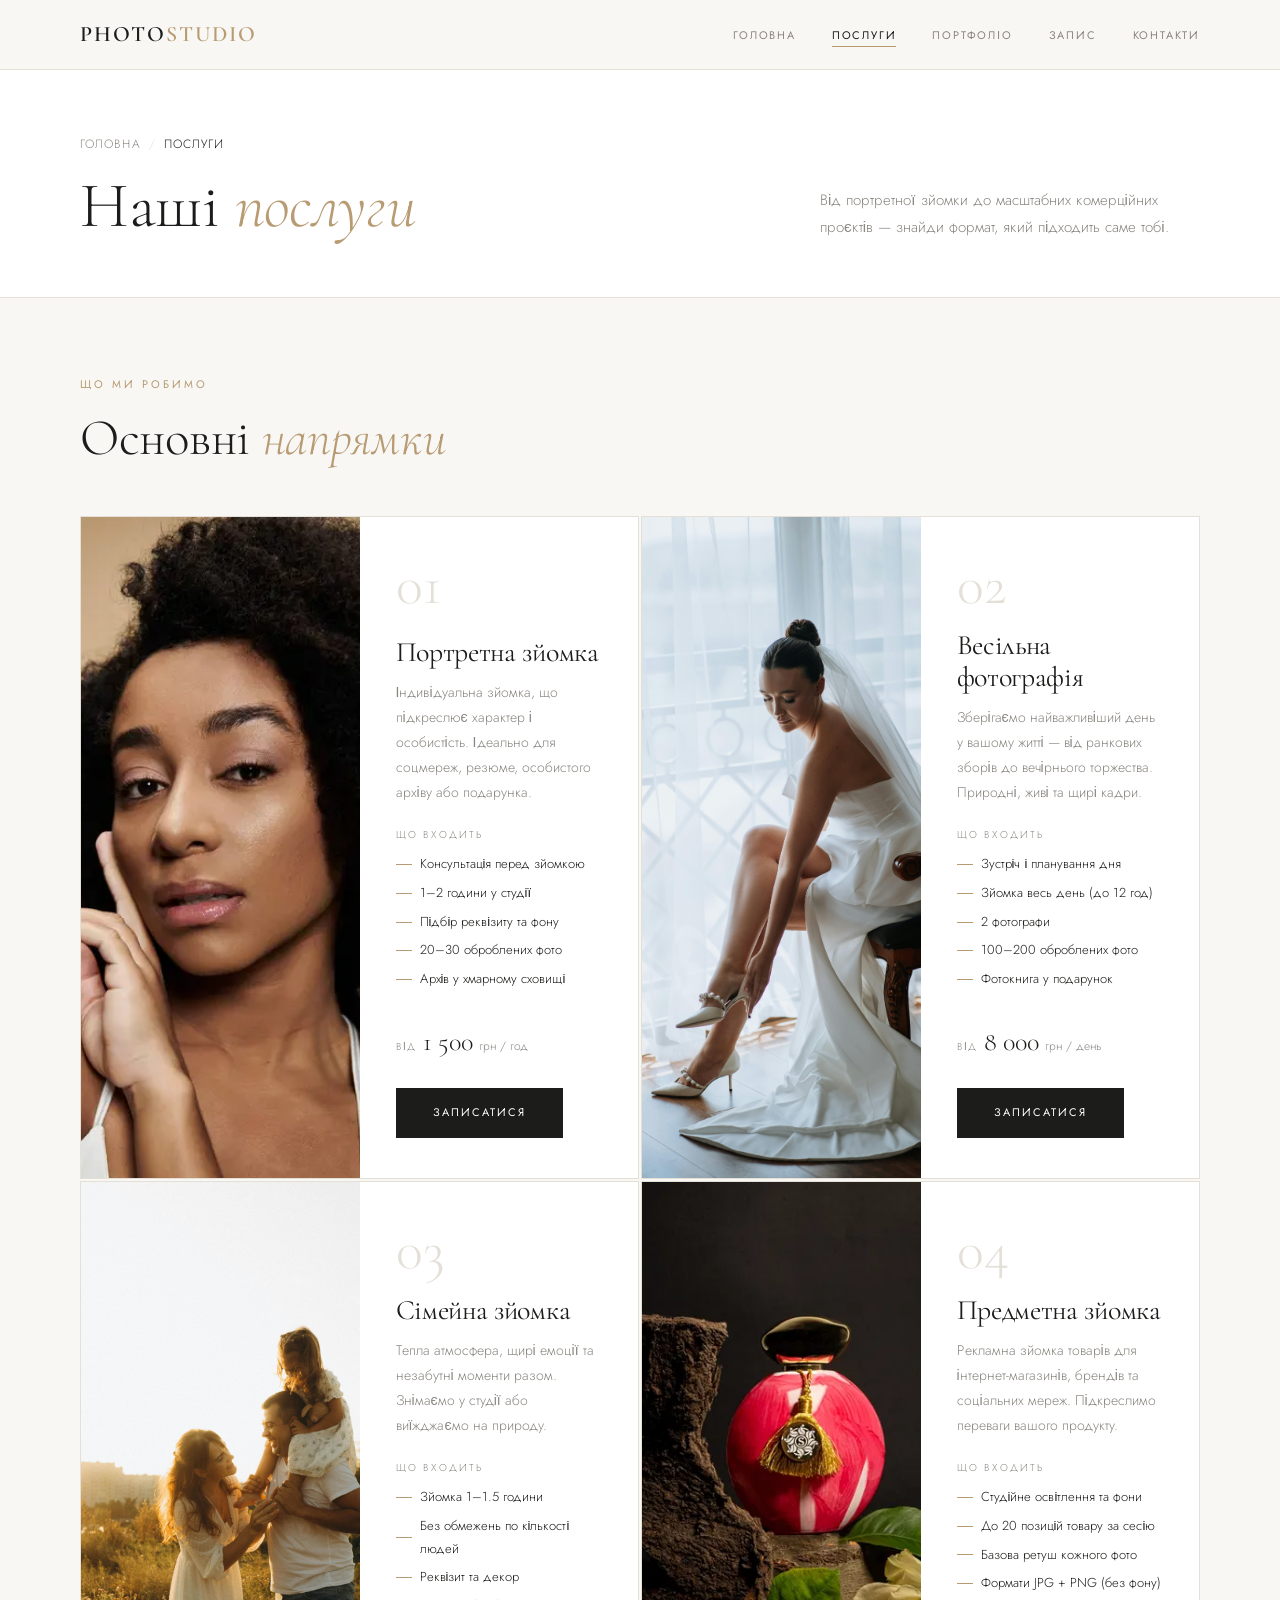
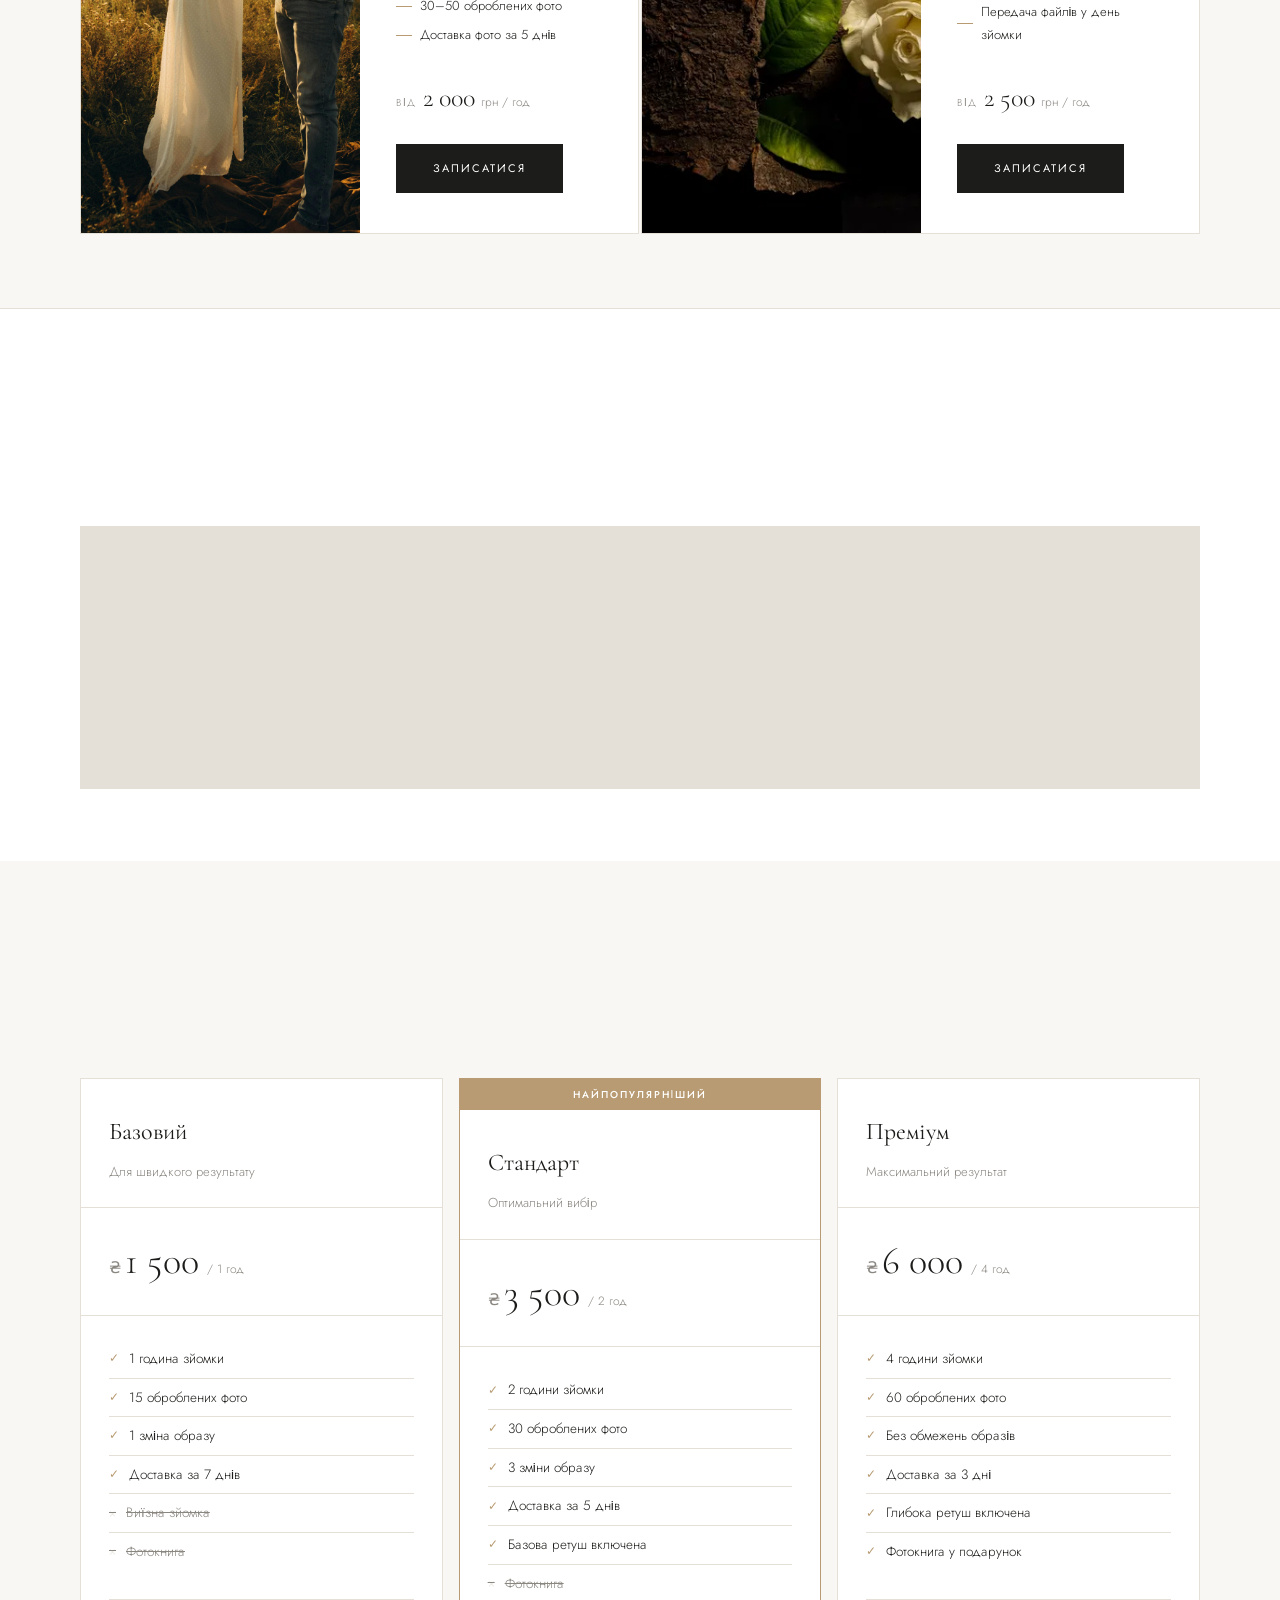
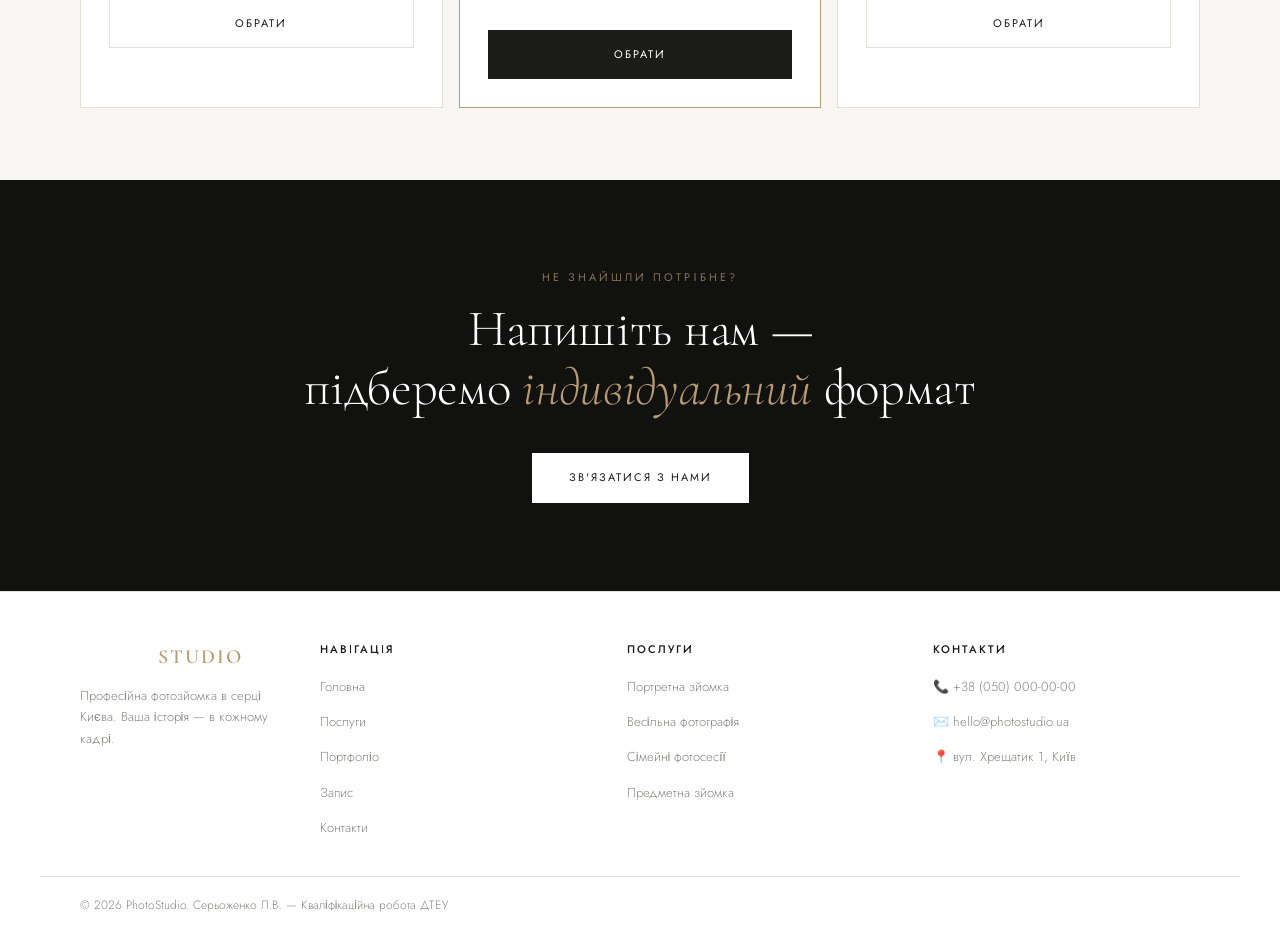
<file: services.html>
﻿<!DOCTYPE html>
<html lang="uk">
<head>
    <meta charset="UTF-8">
    <meta name="viewport" content="width=device-width, initial-scale=1.0">
    <meta name="description" content="Послуги фотостудії PhotoStudio — портретна, весільна, сімейна та предметна зйомка. Ціни та деталі.">
    <title>PhotoStudio — Послуги</title>

    
    <link href="https://fonts.googleapis.com/css2?family=Cormorant+Garamond:wght@300;400;600&family=Jost:wght@300;400;500&display=swap" rel="stylesheet">
    <link rel="stylesheet" href="style.css">

    <style>
        
        .page-hero {
            padding-top: 70px;
            background: var(--white);
            border-bottom: 1px solid var(--border);
        }

        .page-hero-inner {
            max-width: 1200px;
            margin: 0 auto;
            padding: 64px 40px 56px;
            display: flex;
            align-items: flex-end;
            justify-content: space-between;
            gap: 32px;
            flex-wrap: wrap;
        }

        .page-hero h1 {
            font-family: var(--font-head);
            font-size: clamp(40px, 5vw, 68px);
            font-weight: 300;
            line-height: 1.1;
        }

        .breadcrumb {
            display: flex;
            align-items: center;
            gap: 8px;
            font-size: 12px;
            letter-spacing: 1px;
            color: var(--muted);
            text-transform: uppercase;
            margin-bottom: 16px;
        }

            .breadcrumb a {
                transition: color 0.2s;
            }

                .breadcrumb a:hover {
                    color: var(--gold);
                }

            .breadcrumb span {
                color: var(--border);
            }

       
        .services-section {
            max-width: 1200px;
            margin: 0 auto;
            padding: 72px 40px;
        }

        .services-big-grid {
            display: grid;
            grid-template-columns: 1fr 1fr;
            gap: 2px;
            margin-bottom: 2px;
        }

        
        .svc-big {
            background: var(--white);
            border: 1px solid var(--border);
            display: grid;
            grid-template-columns: 1fr 1fr;
            min-height: 340px;
            overflow: hidden;
            transition: box-shadow 0.3s;
            position: relative;
        }

            .svc-big:hover {
                box-shadow: var(--shadow-md);
                z-index: 1;
            }

        .svc-big-img {
            background: linear-gradient(145deg, #e2ddd5, #ccc5b8);
            position: relative;
            overflow: hidden;
            display: flex;
            align-items: center;
            justify-content: center;
            flex-direction: column;
            gap: 8px;
        }

            .svc-big-img img {
                width: 100%;
                height: 100%;
                object-fit: cover;
                position: absolute;
                inset: 0;
                transition: transform 0.5s ease;
            }

        .svc-big:hover .svc-big-img img {
            transform: scale(1.05);
        }

        
        .svc-big-img .placeholder {
            font-size: 36px;
            opacity: 0.18;
            z-index: 1;
        }

        .svc-big-img .placeholder-label {
            font-size: 10px;
            letter-spacing: 2px;
            text-transform: uppercase;
            color: rgba(28,28,26,0.25);
            z-index: 1;
        }

        .svc-big-content {
            padding: 40px 36px;
            display: flex;
            flex-direction: column;
            justify-content: space-between;
        }

        .svc-big-num {
            font-family: var(--font-head);
            font-size: 56px;
            font-weight: 300;
            color: var(--border);
            line-height: 1;
            margin-bottom: 16px;
        }

        .svc-big-name {
            font-family: var(--font-head);
            font-size: 28px;
            font-weight: 400;
            margin-bottom: 12px;
        }

        .svc-big-desc {
            font-size: 14px;
            color: var(--muted);
            line-height: 1.8;
            margin-bottom: 20px;
            flex: 1;
        }

        .svc-big-price {
            display: flex;
            align-items: baseline;
            gap: 6px;
            margin-bottom: 24px;
        }

        .price-label {
            font-size: 10px;
            letter-spacing: 1.5px;
            text-transform: uppercase;
            color: var(--muted);
        }

        .price-value {
            font-family: var(--font-head);
            font-size: 26px;
            font-weight: 300;
            color: var(--text);
        }

        .price-unit {
            font-size: 12px;
            color: var(--muted);
        }

        
        .svc-includes {
            margin-bottom: 28px;
        }

        .svc-includes-title {
            font-size: 10px;
            letter-spacing: 2px;
            text-transform: uppercase;
            color: var(--muted);
            margin-bottom: 10px;
        }

        .svc-includes ul {
            display: flex;
            flex-direction: column;
            gap: 6px;
        }

        .svc-includes li {
            font-size: 13px;
            color: var(--text);
            display: flex;
            align-items: center;
            gap: 8px;
        }

            .svc-includes li::before {
                content: '';
                width: 16px;
                height: 1px;
                background: var(--gold);
                flex-shrink: 0;
            }

        
        .extra-section {
            background: var(--white);
            border-top: 1px solid var(--border);
        }

        .extra-inner {
            max-width: 1200px;
            margin: 0 auto;
            padding: 72px 40px;
        }

        .extra-grid {
            display: grid;
            grid-template-columns: repeat(3, 1fr);
            gap: 1px;
            background: var(--border);
            border: 1px solid var(--border);
            margin-top: 48px;
        }

        .extra-card {
            background: var(--white);
            padding: 36px 32px;
            transition: background 0.2s;
            position: relative;
        }

            .extra-card::before {
                content: '';
                position: absolute;
                top: 0;
                left: 0;
                right: 0;
                height: 2px;
                background: var(--gold);
                transform: scaleX(0);
                transform-origin: left;
                transition: transform 0.3s;
            }

            .extra-card:hover {
                background: var(--bg);
            }

                .extra-card:hover::before {
                    transform: scaleX(1);
                }

        .extra-icon {
            font-size: 28px;
            margin-bottom: 16px;
        }

        .extra-name {
            font-family: var(--font-head);
            font-size: 22px;
            font-weight: 400;
            margin-bottom: 10px;
        }

        .extra-desc {
            font-size: 13px;
            color: var(--muted);
            line-height: 1.75;
            margin-bottom: 16px;
        }

        .extra-price {
            font-size: 11px;
            letter-spacing: 1px;
            text-transform: uppercase;
            color: var(--gold);
        }

        
        .packages-section {
            max-width: 1200px;
            margin: 0 auto;
            padding: 72px 40px;
        }

        .packages-grid {
            display: grid;
            grid-template-columns: repeat(3, 1fr);
            gap: 16px;
            margin-top: 48px;
        }

        .package-card {
            border: 1px solid var(--border);
            background: var(--white);
            overflow: hidden;
            transition: box-shadow 0.3s, transform 0.3s;
        }

            .package-card:hover {
                box-shadow: var(--shadow-md);
                transform: translateY(-4px);
            }

            .package-card.featured {
                border-color: var(--gold);
                position: relative;
            }

        .package-badge {
            background: var(--gold);
            color: var(--white);
            text-align: center;
            padding: 7px;
            font-size: 10px;
            letter-spacing: 2px;
            text-transform: uppercase;
            font-weight: 500;
        }

        .package-head {
            padding: 32px 28px 24px;
            border-bottom: 1px solid var(--border);
        }

        .package-name {
            font-family: var(--font-head);
            font-size: 24px;
            font-weight: 400;
            margin-bottom: 8px;
        }

        .package-tagline {
            font-size: 13px;
            color: var(--muted);
        }

        .package-price {
            padding: 20px 28px;
            border-bottom: 1px solid var(--border);
            display: flex;
            align-items: baseline;
            gap: 4px;
        }

            .package-price .amount {
                font-family: var(--font-head);
                font-size: 38px;
                font-weight: 300;
            }

            .package-price .currency {
                font-size: 16px;
                color: var(--muted);
            }

            .package-price .period {
                font-size: 12px;
                color: var(--muted);
                margin-left: 4px;
            }

        .package-features {
            padding: 24px 28px 28px;
        }

            .package-features li {
                font-size: 13.5px;
                color: var(--text);
                padding: 7px 0;
                border-bottom: 1px solid var(--border);
                display: flex;
                align-items: center;
                gap: 10px;
            }

                .package-features li:last-child {
                    border-bottom: none;
                }

                .package-features li::before {
                    content: '✓';
                    color: var(--gold);
                    font-size: 12px;
                    flex-shrink: 0;
                }

                .package-features li.disabled {
                    color: var(--muted);
                    text-decoration: line-through;
                }

                    .package-features li.disabled::before {
                        content: '×';
                        color: var(--border);
                    }

        .package-foot {
            padding: 0 28px 28px;
        }

        
        .cta-section {
            background: var(--dark);
            padding: 88px 40px;
            text-align: center;
        }

            .cta-section .tag {
                color: rgba(184,155,114,0.7);
                display: block;
                margin-bottom: 12px;
            }

            .cta-section h2 {
                font-family: var(--font-head);
                font-size: clamp(32px,4vw,52px);
                font-weight: 300;
                color: var(--white);
                margin-bottom: 36px;
            }

        
        .footer {
            background: var(--white);
            border-top: 1px solid var(--border);
        }

        .footer-top {
            max-width: 1200px;
            margin: 0 auto;
            padding: 48px 40px 36px;
            display: grid;
            grid-template-columns: 200px 1fr 1fr 1fr;
            gap: 40px;
        }

        .footer-logo {
            font-family: var(--font-head);
            font-size: 20px;
            font-weight: 600;
            letter-spacing: 2px;
            text-transform: uppercase;
            display: block;
            margin-bottom: 10px;
        }

            .footer-logo span {
                color: var(--gold);
            }

        .footer-tagline {
            font-size: 13px;
            color: var(--muted);
            line-height: 1.65;
        }

        .footer-col h4 {
            font-size: 11px;
            letter-spacing: 2px;
            text-transform: uppercase;
            font-weight: 500;
            margin-bottom: 14px;
            font-family: var(--font-body);
        }

        .footer-col ul {
            display: flex;
            flex-direction: column;
            gap: 9px;
        }

        .footer-col a {
            font-size: 13px;
            color: var(--muted);
            transition: color 0.2s;
        }

            .footer-col a:hover {
                color: var(--text);
            }

        .footer-bottom {
            border-top: 1px solid var(--border);
            max-width: 1200px;
            margin: 0 auto;
            padding: 18px 40px;
            display: flex;
            justify-content: space-between;
            align-items: center;
            flex-wrap: wrap;
            gap: 12px;
        }

        .footer-copy {
            font-size: 12px;
            color: var(--muted);
        }

        
        @media (max-width: 1024px) {
            .services-big-grid {
                grid-template-columns: 1fr;
            }

            .svc-big {
                grid-template-columns: 1fr 1fr;
            }

            .packages-grid {
                grid-template-columns: 1fr 1fr;
            }

            .footer-top {
                grid-template-columns: 1fr 1fr;
                gap: 32px;
            }
        }

        @media (max-width: 768px) {
            .page-hero-inner {
                padding: 48px 20px 40px;
            }

            .svc-big {
                grid-template-columns: 1fr;
                min-height: auto;
            }

            .svc-big-img {
                min-height: 220px;
            }

            .svc-big-content {
                padding: 28px 24px;
            }

            .extra-grid {
                grid-template-columns: 1fr;
            }

            .packages-grid {
                grid-template-columns: 1fr;
            }

            .services-section,
            .extra-inner,
            .packages-section {
                padding: 48px 20px;
            }

            .cta-section {
                padding: 60px 20px;
            }

            .footer-top {
                grid-template-columns: 1fr;
                padding: 36px 20px 24px;
            }

            .footer-bottom {
                flex-direction: column;
                text-align: center;
                padding: 16px 20px;
            }
        }
    </style>
</head>
<body>

    
    <nav>
        <div class="nav-inner">
            <a href="index.html" class="nav-logo">Photo<span>Studio</span></a>
            <ul class="nav-links" id="navLinks">
                <li><a href="index.html">Головна</a></li>
                <li><a href="services.html" class="active">Послуги</a></li>
                <li><a href="portfolio.html">Портфоліо</a></li>
                <li><a href="booking.html">Запис</a></li>
                <li><a href="contacts.html">Контакти</a></li>
            </ul>
            <button class="burger" id="burger" aria-label="Меню" aria-expanded="false">
                <span></span><span></span><span></span>
            </button>
        </div>
    </nav>

    
    <div class="page-hero">
        <div class="page-hero-inner">
            <div>
                <div class="breadcrumb">
                    <a href="index.html">Головна</a>
                    <span>/</span>
                    <span style="color: var(--text)">Послуги</span>
                </div>
                <h1>Наші <em>послуги</em></h1>
            </div>
            <p style="max-width:380px; color:var(--muted); font-size:15px; line-height:1.8;">
                Від портретної зйомки до масштабних комерційних проєктів —
                знайди формат, який підходить саме тобі.
            </p>
        </div>
    </div>

    
    <section class="services-section">
        <span class="tag fade-in">Що ми робимо</span>
        <h2 class="section-title fade-in">Основні <em>напрямки</em></h2>

        <div class="services-big-grid" style="margin-top: 48px;">

            
            <div class="svc-big fade-in">
                <div class="svc-big-img">
                   <img src="images/services/portrait.jpg" alt="Портретна зйомка">
                </div>
                <div class="svc-big-content">
                    <div class="svc-big-num">01</div>
                    <div>
                        <h3 class="svc-big-name">Портретна зйомка</h3>
                        <p class="svc-big-desc">
                            Індивідуальна зйомка, що підкреслює характер і особистість.
                            Ідеально для соцмереж, резюме, особистого архіву або подарунка.
                        </p>
                        <div class="svc-includes">
                            <div class="svc-includes-title">Що входить</div>
                            <ul>
                                <li>Консультація перед зйомкою</li>
                                <li>1–2 години у студії</li>
                                <li>Підбір реквізиту та фону</li>
                                <li>20–30 оброблених фото</li>
                                <li>Архів у хмарному сховищі</li>
                            </ul>
                        </div>
                        <div class="svc-big-price">
                            <span class="price-label">від</span>
                            <span class="price-value">1 500</span>
                            <span class="price-unit">грн / год</span>
                        </div>
                        <a href="booking.html" class="btn btn-primary">Записатися</a>
                    </div>
                </div>
            </div>

           
            <div class="svc-big fade-in">
                <div class="svc-big-img">
                    <img src="images/services/wedding.jpg" alt="Весільна зйомка"> -->
                    
                </div>
                <div class="svc-big-content">
                    <div class="svc-big-num">02</div>
                    <div>
                        <h3 class="svc-big-name">Весільна фотографія</h3>
                        <p class="svc-big-desc">
                            Зберігаємо найважливіший день у вашому житті — від ранкових
                            зборів до вечірнього торжества. Природні, живі та щирі кадри.
                        </p>
                        <div class="svc-includes">
                            <div class="svc-includes-title">Що входить</div>
                            <ul>
                                <li>Зустріч і планування дня</li>
                                <li>Зйомка весь день (до 12 год)</li>
                                <li>2 фотографи</li>
                                <li>100–200 оброблених фото</li>
                                <li>Фотокнига у подарунок</li>
                            </ul>
                        </div>
                        <div class="svc-big-price">
                            <span class="price-label">від</span>
                            <span class="price-value">8 000</span>
                            <span class="price-unit">грн / день</span>
                        </div>
                        <a href="booking.html" class="btn btn-primary">Записатися</a>
                    </div>
                </div>
            </div>

            
            <div class="svc-big fade-in">
                <div class="svc-big-img">
                   <img src="images/services/family.jpg" alt="Сімейна зйомка"> 
              
                </div>
                <div class="svc-big-content">
                    <div class="svc-big-num">03</div>
                    <div>
                        <h3 class="svc-big-name">Сімейна зйомка</h3>
                        <p class="svc-big-desc">
                            Тепла атмосфера, щирі емоції та незабутні моменти разом.
                            Знімаємо у студії або виїжджаємо на природу.
                        </p>
                        <div class="svc-includes">
                            <div class="svc-includes-title">Що входить</div>
                            <ul>
                                <li>Зйомка 1–1.5 години</li>
                                <li>Без обмежень по кількості людей</li>
                                <li>Реквізит та декор</li>
                                <li>30–50 оброблених фото</li>
                                <li>Доставка фото за 5 днів</li>
                            </ul>
                        </div>
                        <div class="svc-big-price">
                            <span class="price-label">від</span>
                            <span class="price-value">2 000</span>
                            <span class="price-unit">грн / год</span>
                        </div>
                        <a href="booking.html" class="btn btn-primary">Записатися</a>
                    </div>
                </div>
            </div>

            
            <div class="svc-big fade-in">
                <div class="svc-big-img">
                    <img src="images/services/product.jpg" alt="Предметна зйомка"> -->       
                </div>
                <div class="svc-big-content">
                    <div class="svc-big-num">04</div>
                    <div>
                        <h3 class="svc-big-name">Предметна зйомка</h3>
                        <p class="svc-big-desc">
                            Рекламна зйомка товарів для інтернет-магазинів, брендів
                            та соціальних мереж. Підкреслимо переваги вашого продукту.
                        </p>
                        <div class="svc-includes">
                            <div class="svc-includes-title">Що входить</div>
                            <ul>
                                <li>Студійне освітлення та фони</li>
                                <li>До 20 позицій товару за сесію</li>
                                <li>Базова ретуш кожного фото</li>
                                <li>Формати JPG + PNG (без фону)</li>
                                <li>Передача файлів у день зйомки</li>
                            </ul>
                        </div>
                        <div class="svc-big-price">
                            <span class="price-label">від</span>
                            <span class="price-value">2 500</span>
                            <span class="price-unit">грн / год</span>
                        </div>
                        <a href="booking.html" class="btn btn-primary">Записатися</a>
                    </div>
                </div>
            </div>

        </div>
    </section>

    
    <div class="extra-section">
        <div class="extra-inner">
            <span class="tag fade-in">Більше можливостей</span>
            <h2 class="section-title fade-in">Додаткові <em>послуги</em></h2>

            <div class="extra-grid">
                <div class="extra-card fade-in">
                    <div class="extra-icon">✈️</div>
                    <h3 class="extra-name">Виїзна зйомка</h3>
                    <p class="extra-desc">Приїдемо до вас — додому, в офіс або на природу. Ціна залежить від відстані.</p>
                    <span class="extra-price">від 500 грн</span>
                </div>
                <div class="extra-card fade-in">
                    <div class="extra-icon">🎨</div>
                    <h3 class="extra-name">Ретуш та обробка</h3>
                    <p class="extra-desc">Професійна кольорокорекція та ретуш фотографій. Доступна окремо від зйомки.</p>
                    <span class="extra-price">від 150 грн / фото</span>
                </div>
                <div class="extra-card fade-in">
                    <div class="extra-icon">📖</div>
                    <h3 class="extra-name">Фотокнига</h3>
                    <p class="extra-desc">Друкована фотокнига у твердій обкладинці — чудовий подарунок або спогад.</p>
                    <span class="extra-price">від 1 200 грн</span>
                </div>
            </div>
        </div>
    </div>

   
    <div class="packages-section">
        <span class="tag fade-in">Обирай зручний формат</span>
        <h2 class="section-title fade-in">Пакети <em>зйомки</em></h2>

        <div class="packages-grid">

            
            <div class="package-card fade-in">
                <div class="package-head">
                    <div class="package-name">Базовий</div>
                    <div class="package-tagline">Для швидкого результату</div>
                </div>
                <div class="package-price">
                    <span class="currency">₴</span>
                    <span class="amount">1 500</span>
                    <span class="period">/ 1 год</span>
                </div>
                <div class="package-features">
                    <ul>
                        <li>1 година зйомки</li>
                        <li>15 оброблених фото</li>
                        <li>1 зміна образу</li>
                        <li>Доставка за 7 днів</li>
                        <li class="disabled">Виїзна зйомка</li>
                        <li class="disabled">Фотокнига</li>
                    </ul>
                </div>
                <div class="package-foot">
                    <a href="booking.html" class="btn btn-ghost" style="width:100%; justify-content:center;">Обрати</a>
                </div>
            </div>

           
            <div class="package-card featured fade-in">
                <div class="package-badge">Найпопулярніший</div>
                <div class="package-head">
                    <div class="package-name">Стандарт</div>
                    <div class="package-tagline">Оптимальний вибір</div>
                </div>
                <div class="package-price">
                    <span class="currency">₴</span>
                    <span class="amount">3 500</span>
                    <span class="period">/ 2 год</span>
                </div>
                <div class="package-features">
                    <ul>
                        <li>2 години зйомки</li>
                        <li>30 оброблених фото</li>
                        <li>3 зміни образу</li>
                        <li>Доставка за 5 днів</li>
                        <li>Базова ретуш включена</li>
                        <li class="disabled">Фотокнига</li>
                    </ul>
                </div>
                <div class="package-foot">
                    <a href="booking.html" class="btn btn-primary" style="width:100%; justify-content:center;">Обрати</a>
                </div>
            </div>

            
            <div class="package-card fade-in">
                <div class="package-head">
                    <div class="package-name">Преміум</div>
                    <div class="package-tagline">Максимальний результат</div>
                </div>
                <div class="package-price">
                    <span class="currency">₴</span>
                    <span class="amount">6 000</span>
                    <span class="period">/ 4 год</span>
                </div>
                <div class="package-features">
                    <ul>
                        <li>4 години зйомки</li>
                        <li>60 оброблених фото</li>
                        <li>Без обмежень образів</li>
                        <li>Доставка за 3 дні</li>
                        <li>Глибока ретуш включена</li>
                        <li>Фотокнига у подарунок</li>
                    </ul>
                </div>
                <div class="package-foot">
                    <a href="booking.html" class="btn btn-ghost" style="width:100%; justify-content:center;">Обрати</a>
                </div>
            </div>

        </div>
    </div>

    
    <div class="cta-section">
        <span class="tag">Не знайшли потрібне?</span>
        <h2>Напишіть нам —<br>підберемо <em>індивідуальний</em> формат</h2>
        <a href="contacts.html" class="btn btn-light">Зв'язатися з нами</a>
    </div>

    
    <footer class="footer">
        <div class="footer-top">
            <div>
                <a href="index.html" class="footer-logo">Photo<span>Studio</span></a>
                <p class="footer-tagline">Професійна фотозйомка в серці Києва. Ваша історія — в кожному кадрі.</p>
            </div>
            <div class="footer-col">
                <h4>Навігація</h4>
                <ul>
                    <li><a href="index.html">Головна</a></li>
                    <li><a href="services.html">Послуги</a></li>
                    <li><a href="portfolio.html">Портфоліо</a></li>
                    <li><a href="booking.html">Запис</a></li>
                    <li><a href="contacts.html">Контакти</a></li>
                </ul>
            </div>
            <div class="footer-col">
                <h4>Послуги</h4>
                <ul>
                    <li><a href="services.html">Портретна зйомка</a></li>
                    <li><a href="services.html">Весільна фотографія</a></li>
                    <li><a href="services.html">Сімейні фотосесії</a></li>
                    <li><a href="services.html">Предметна зйомка</a></li>
                </ul>
            </div>
            <div class="footer-col">
                <h4>Контакти</h4>
                <ul>
                    <li><a href="tel:+380500000000">📞 +38 (050) 000-00-00</a></li>
                    <li><a href="mailto:hello@photostudio.ua">✉️ hello@photostudio.ua</a></li>
                    <li><a href="contacts.html">📍 вул. Хрещатик 1, Київ</a></li>
                </ul>
            </div>
        </div>
        <div class="footer-bottom">
            <p class="footer-copy">© <span id="currentYear"></span> PhotoStudio. Серьоженко Л.В. — Кваліфікаційна робота ДТЕУ</p>
        </div>
    </footer>

  
    <script src="script.js"></script>

</body>
</html>
</file>
<file: style.css>
:root {
    --bg: #f8f7f4;
    --white: #ffffff;
    --text: #1c1c1a;
    --muted: #8a8680;
    --border: #e4e0d8;
    --gold: #b89b72;
    --gold-light: #d4bc99;
    --dark: #111110;
    --overlay: rgba(28, 28, 26, 0.45);
    --font-head: 'Cormorant Garamond', Georgia, serif;
    --font-body: 'Jost', sans-serif;
    --container: 1200px;
    --section-py: 100px;
    --radius: 4px;
    --shadow-sm: 0 2px 12px rgba(28, 28, 26, 0.06);
    --shadow-md: 0 8px 32px rgba(28, 28, 26, 0.10);
    --transition: 0.22s ease;
}



*, *::before, *::after {
    box-sizing: border-box;
    margin: 0;
    padding: 0;
}

html {
    scroll-behavior: smooth;
    -webkit-text-size-adjust: 100%;
}

body {
    font-family: var(--font-body);
    font-weight: 300;
    font-size: 15px;
    line-height: 1.75;
    background: var(--bg);
    color: var(--text);
    -webkit-font-smoothing: antialiased;
    -moz-osx-font-smoothing: grayscale;
}

img, video {
    display: block;
    max-width: 100%;
    height: auto;
}

a {
    text-decoration: none;
    color: inherit;
}

ul, ol {
    list-style: none;
}

button {
    cursor: pointer;
    font-family: var(--font-body);
    border: none;
    background: none;
}

input, select, textarea {
    font-family: var(--font-body);
    font-size: 14px;
}



h1, h2, h3 {
    font-family: var(--font-head);
    font-weight: 300;
    line-height: 1.15;
    letter-spacing: -0.3px;
}

h1 {
    font-size: clamp(44px, 5.5vw, 80px);
}

h2 {
    font-size: clamp(32px, 4vw, 56px);
}

h3 {
    font-size: clamp(20px, 2.5vw, 28px);
    font-weight: 400;
}

h4 {
    font-size: 16px;
    font-weight: 500;
    font-family: var(--font-body);
}

p {
    line-height: 1.8;
}

em {
    font-style: italic;
    color: var(--gold);
}


.tag {
    display: inline-block;
    font-size: 11px;
    letter-spacing: 3px;
    text-transform: uppercase;
    color: var(--gold);
    font-weight: 400;
    font-family: var(--font-body);
    margin-bottom: 14px;
}



.container {
    max-width: var(--container);
    margin: 0 auto;
    padding: 0 40px;
}

.section {
    padding: var(--section-py) 0;
}

.divider {
    width: 100%;
    height: 1px;
    background: var(--border);
}



.btn {
    display: inline-flex;
    align-items: center;
    justify-content: center;
    gap: 8px;
    padding: 14px 36px;
    font-size: 11px;
    font-weight: 400;
    font-family: var(--font-body);
    letter-spacing: 2px;
    text-transform: uppercase;
    border: 1.5px solid transparent;
    transition: background var(--transition), color var(--transition), border-color var(--transition);
    white-space: nowrap;
    cursor: pointer;
}

.btn-primary {
    background: var(--text);
    color: var(--white);
    border-color: var(--text);
}

    .btn-primary:hover {
        background: transparent;
        color: var(--text);
    }

.btn-ghost {
    background: transparent;
    color: var(--text);
    border-color: var(--border);
}

    .btn-ghost:hover {
        border-color: var(--text);
    }

.btn-light {
    background: var(--white);
    color: var(--text);
    border-color: var(--white);
}

    .btn-light:hover {
        background: transparent;
        color: var(--white);
    }

.btn-gold {
    background: var(--gold);
    color: var(--white);
    border-color: var(--gold);
}

    .btn-gold:hover {
        background: transparent;
        color: var(--gold);
    }



nav {
    position: fixed;
    top: 0;
    left: 0;
    right: 0;
    z-index: 900;
    height: 70px;
    background: rgba(248, 247, 244, 0.92);
    backdrop-filter: blur(10px);
    -webkit-backdrop-filter: blur(10px);
    border-bottom: 1px solid var(--border);
    transition: background var(--transition), box-shadow var(--transition);
    animation: slideDown 0.5s ease forwards;
}

    nav.scrolled {
        background: rgba(255, 255, 255, 0.96);
        box-shadow: var(--shadow-sm);
    }

.nav-inner {
    max-width: var(--container);
    margin: 0 auto;
    padding: 0 40px;
    height: 100%;
    display: flex;
    align-items: center;
    justify-content: space-between;
}


.nav-logo {
    font-family: var(--font-head);
    font-size: 22px;
    font-weight: 600;
    letter-spacing: 2px;
    text-transform: uppercase;
    color: var(--text);
}

    .nav-logo span {
        color: var(--gold);
    }


.nav-links {
    display: flex;
    align-items: center;
    gap: 36px;
}

    .nav-links a {
        font-size: 11px;
        letter-spacing: 1.8px;
        text-transform: uppercase;
        font-weight: 400;
        color: var(--muted);
        transition: color var(--transition);
        position: relative;
        padding-bottom: 2px;
    }

        .nav-links a::after {
            content: '';
            position: absolute;
            bottom: -2px;
            left: 0;
            width: 0;
            height: 1px;
            background: var(--gold);
            transition: width var(--transition);
        }

        .nav-links a:hover,
        .nav-links a.active {
            color: var(--text);
        }

            .nav-links a.active::after,
            .nav-links a:hover::after {
                width: 100%;
            }


.burger {
    display: none;
    flex-direction: column;
    justify-content: center;
    gap: 5px;
    width: 32px;
    height: 32px;
    padding: 2px;
    background: none;
    border: none;
    cursor: pointer;
}

    .burger span {
        display: block;
        width: 100%;
        height: 1.5px;
        background: var(--text);
        transition: transform 0.3s, opacity 0.3s;
        transform-origin: center;
    }

    .burger.open span:nth-child(1) {
        transform: translateY(6.5px) rotate(45deg);
    }

    .burger.open span:nth-child(2) {
        opacity: 0;
    }

    .burger.open span:nth-child(3) {
        transform: translateY(-6.5px) rotate(-45deg);
    }



.hero {
    min-height: 100vh;
    display: grid;
    grid-template-columns: 1fr 1fr;
    grid-template-rows: 1fr auto;
    padding-top: 70px;
}

.hero-left {
    display: flex;
    flex-direction: column;
    justify-content: center;
    padding: 80px 60px 80px 80px;
}

.hero-eyebrow {
    font-size: 11px;
    letter-spacing: 3.5px;
    text-transform: uppercase;
    color: var(--gold);
    font-weight: 400;
    margin-bottom: 20px;
}

.hero-title {
    font-family: var(--font-head);
    font-size: clamp(48px, 5vw, 78px);
    font-weight: 300;
    line-height: 1.08;
    margin-bottom: 28px;
    letter-spacing: -0.5px;
}

.hero-desc {
    font-size: 15px;
    color: var(--muted);
    max-width: 400px;
    margin-bottom: 48px;
    line-height: 1.85;
}

.hero-cta {
    display: flex;
    gap: 14px;
    flex-wrap: wrap;
}

.hero-right {
    position: relative;
    overflow: hidden;
    background: var(--border);
}

    .hero-right img {
        width: 100%;
        height: 100%;
        object-fit: cover;
        object-position: center;
        display: block;
    }

.hero-right-badge {
    position: absolute;
    bottom: 32px;
    left: 32px;
    background: rgba(248, 247, 244, 0.88);
    backdrop-filter: blur(6px);
    border: 1px solid var(--border);
    padding: 12px 20px;
    font-size: 11px;
    letter-spacing: 1.5px;
    text-transform: uppercase;
    color: var(--text);
}

.hero-stats {
    grid-column: 1 / -1;
    display: grid;
    grid-template-columns: repeat(3, 1fr);
    border-top: 1px solid var(--border);
    background: var(--white);
}

.stat-item {
    padding: 32px 48px;
    border-right: 1px solid var(--border);
}

    .stat-item:last-child {
        border-right: none;
    }

.stat-num {
    font-family: var(--font-head);
    font-size: 44px;
    font-weight: 300;
    color: var(--text);
    line-height: 1;
    margin-bottom: 6px;
}

    .stat-num sup {
        font-size: 22px;
        color: var(--gold);
        vertical-align: super;
    }

.stat-label {
    font-size: 11px;
    letter-spacing: 1.5px;
    text-transform: uppercase;
    color: var(--muted);
    font-weight: 400;
}




.page-hero {
    padding-top: 70px;
    background: var(--dark);
    border-bottom: 1px solid rgba(255,255,255,0.08);
}

.page-hero-inner {
    max-width: var(--container);
    margin: 0 auto;
    padding: 64px 40px 56px;
    display: flex;
    align-items: flex-end;
    justify-content: space-between;
    gap: 32px;
    flex-wrap: wrap;
}

.breadcrumb {
    display: flex;
    align-items: center;
    gap: 8px;
    font-size: 12px;
    letter-spacing: 1px;
    color: var(--muted);
    text-transform: uppercase;
    margin-bottom: 16px;
}

    .breadcrumb a:hover {
        color: var(--gold);
    }

    .breadcrumb span {
        color: var(--border);
    }



.services-grid {
    display: grid;
    grid-template-columns: repeat(4, 1fr);
    border: 1px solid var(--border);
}

.service-card {
    padding: 36px 28px 32px;
    border-right: 1px solid var(--border);
    transition: background var(--transition);
    position: relative;
}

    .service-card:last-child {
        border-right: none;
    }

    .service-card:hover {
        background: var(--bg);
    }

    .service-card::before {
        content: '';
        position: absolute;
        top: 0;
        left: 0;
        right: 0;
        height: 2px;
        background: var(--gold);
        transform: scaleX(0);
        transform-origin: left;
        transition: transform 0.3s ease;
    }

    .service-card:hover::before {
        transform: scaleX(1);
    }

.service-icon {
    width: 44px;
    height: 44px;
    border: 1px solid var(--border);
    display: flex;
    align-items: center;
    justify-content: center;
    font-size: 18px;
    margin-bottom: 20px;
    transition: border-color var(--transition);
}

.service-card:hover .service-icon {
    border-color: var(--gold);
}

.service-name {
    font-family: var(--font-head);
    font-size: 22px;
    font-weight: 400;
    margin-bottom: 10px;
    color: var(--text);
}

.service-desc {
    font-size: 13.5px;
    color: var(--muted);
    line-height: 1.75;
    margin-bottom: 16px;
}

.service-price {
    font-size: 11px;
    letter-spacing: 1px;
    text-transform: uppercase;
    color: var(--gold);
    font-weight: 400;
}

.service-link {
    display: inline-flex;
    align-items: center;
    gap: 6px;
    font-size: 11px;
    letter-spacing: 1.5px;
    text-transform: uppercase;
    color: var(--muted);
    margin-top: 16px;
    transition: color var(--transition);
}

    .service-link:hover {
        color: var(--text);
    }

    .service-link::after {
        content: '→';
        transition: transform var(--transition);
    }

    .service-link:hover::after {
        transform: translateX(4px);
    }



.filters {
    display: flex;
    gap: 4px;
    flex-wrap: wrap;
    margin-bottom: 36px;
}

.filter-btn {
    padding: 9px 22px;
    font-size: 11px;
    letter-spacing: 1.5px;
    text-transform: uppercase;
    font-weight: 400;
    font-family: var(--font-body);
    border: 1px solid var(--border);
    color: var(--muted);
    background: transparent;
    cursor: pointer;
    transition: all var(--transition);
}

    .filter-btn:hover {
        border-color: var(--text);
        color: var(--text);
    }

    .filter-btn.active {
        background: var(--text);
        border-color: var(--text);
        color: var(--white);
    }

.gallery-grid {
    display: grid;
    grid-template-columns: repeat(3, 1fr);
    gap: 4px;
}

.gallery-item {
    position: relative;
    overflow: hidden;
    aspect-ratio: 1;
    background: var(--border);
    cursor: pointer;
}

    .gallery-item.wide {
        grid-column: span 2;
        aspect-ratio: 2/1;
    }

    .gallery-item.tall {
        grid-row: span 2;
        aspect-ratio: 1/2;
    }

    .gallery-item img {
        width: 100%;
        height: 100%;
        object-fit: cover;
        transition: transform 0.5s ease;
        display: block;
    }

    .gallery-item:hover img {
        transform: scale(1.05);
    }

.gallery-overlay {
    position: absolute;
    inset: 0;
    background: rgba(28, 28, 26, 0);
    display: flex;
    align-items: flex-end;
    padding: 24px;
    transition: background 0.3s;
}

.gallery-item:hover .gallery-overlay {
    background: rgba(28, 28, 26, 0.45);
}

.overlay-info {
    transform: translateY(12px);
    opacity: 0;
    transition: transform 0.3s, opacity 0.3s;
}

.gallery-item:hover .overlay-info {
    transform: translateY(0);
    opacity: 1;
}

.overlay-info .cat {
    font-size: 10px;
    letter-spacing: 2px;
    text-transform: uppercase;
    color: var(--gold-light);
    display: block;
    margin-bottom: 4px;
}

.overlay-info .title {
    font-family: var(--font-head);
    font-size: 20px;
    font-weight: 300;
    color: var(--white);
    display: block;
}


.results-count {
    font-size: 13px;
    color: var(--muted);
    margin-bottom: 24px;
}

    .results-count span {
        color: var(--text);
        font-weight: 500;
    }


.no-results {
    display: none;
    grid-column: 1 / -1;
    text-align: center;
    padding: 80px 20px;
    color: var(--muted);
}


.lightbox {
    display: none;
    position: fixed;
    inset: 0;
    z-index: 1000;
    background: rgba(10, 10, 10, 0.96);
    align-items: center;
    justify-content: center;
}

    .lightbox.open {
        display: flex;
    }

.lightbox-wrap {
    position: relative;
    max-width: 90vw;
    max-height: 90vh;
    display: flex;
    align-items: center;
    gap: 24px;
}

    .lightbox-wrap img {
        max-width: 80vw;
        max-height: 85vh;
        object-fit: contain;
        display: block;
    }

.lb-btn {
    width: 48px;
    height: 48px;
    border: 1px solid rgba(255,255,255,0.2);
    background: transparent;
    color: rgba(255,255,255,0.7);
    font-size: 22px;
    cursor: pointer;
    display: flex;
    align-items: center;
    justify-content: center;
    transition: all 0.2s;
    flex-shrink: 0;
}

    .lb-btn:hover {
        border-color: #fff;
        color: #fff;
    }

.lb-close {
    position: absolute;
    top: -52px;
    right: 0;
    border: none;
    background: none;
    color: rgba(255,255,255,0.6);
    font-size: 14px;
    letter-spacing: 2px;
    text-transform: uppercase;
    cursor: pointer;
    transition: color 0.2s;
    font-family: var(--font-body);
}

    .lb-close:hover {
        color: #fff;
    }

.lb-counter {
    position: absolute;
    bottom: -36px;
    left: 50%;
    transform: translateX(-50%);
    font-size: 12px;
    letter-spacing: 2px;
    color: rgba(255,255,255,0.4);
}



.form-group {
    margin-bottom: 20px;
}

.form-label {
    display: block;
    font-size: 11px;
    letter-spacing: 1.5px;
    text-transform: uppercase;
    color: var(--muted);
    font-weight: 400;
    margin-bottom: 8px;
}

    .form-label .req {
        color: var(--gold);
        margin-left: 2px;
    }

.form-control {
    width: 100%;
    padding: 13px 16px;
    background: var(--white);
    border: 1px solid var(--border);
    color: var(--text);
    font-size: 14px;
    font-weight: 300;
    font-family: var(--font-body);
    outline: none;
    transition: border-color var(--transition);
    appearance: none;
    -webkit-appearance: none;
}

    .form-control:focus {
        border-color: var(--text);
    }

    .form-control::placeholder {
        color: var(--muted);
    }

select.form-control {
    background-image: url("data:image/svg+xml,%3Csvg xmlns='http://www.w3.org/2000/svg' width='12' height='7'%3E%3Cpath d='M1 1l5 5 5-5' stroke='%238a8680' stroke-width='1.5' fill='none' stroke-linecap='round'/%3E%3C/svg%3E");
    background-repeat: no-repeat;
    background-position: right 16px center;
    padding-right: 40px;
    cursor: pointer;
}

textarea.form-control {
    resize: vertical;
    min-height: 120px;
}

.form-row {
    display: grid;
    grid-template-columns: 1fr 1fr;
    gap: 16px;
}


.form-error {
    font-size: 12px;
    color: #c0392b;
    margin-top: 5px;
    display: none;
}

.form-group.error .form-control {
    border-color: #c0392b;
}

.form-group.error .form-error {
    display: block;
}


.form-success {
    display: none;
    padding: 22px 26px;
    background: #f1f8e9;
    border: 1px solid #aed581;
    margin-top: 20px;
}

    .form-success.visible {
        display: block;
    }

    .form-success h3 {
        font-family: var(--font-head);
        font-size: 20px;
        font-weight: 400;
        color: #2e5c00;
        margin-bottom: 6px;
    }

    .form-success p {
        font-size: 13.5px;
        color: #3d7a00;
        line-height: 1.65;
    }



.contact-block {
    background: var(--white);
    border: 1px solid var(--border);
    padding: 28px 24px;
    transition: box-shadow var(--transition);
    position: relative;
}

    .contact-block::before {
        content: '';
        position: absolute;
        top: 0;
        left: 0;
        right: 0;
        height: 2px;
        background: var(--gold);
        transform: scaleX(0);
        transform-origin: left;
        transition: transform 0.3s;
    }

    .contact-block:hover {
        box-shadow: var(--shadow-sm);
    }

        .contact-block:hover::before {
            transform: scaleX(1);
        }

.map-card {
    border: 1px solid var(--border);
    overflow: hidden;
}

.map-card-label {
    background: var(--white);
    border-bottom: 1px solid var(--border);
    padding: 14px 20px;
    font-size: 11px;
    letter-spacing: 2px;
    text-transform: uppercase;
    color: var(--muted);
    display: flex;
    align-items: center;
    gap: 8px;
}

.map-card iframe {
    display: block;
    width: 100%;
    border: none;
}

.map-address {
    background: var(--white);
    border-top: 1px solid var(--border);
    padding: 16px 20px;
    display: flex;
    align-items: center;
    gap: 12px;
    font-size: 13.5px;
}

.social-row {
    display: flex;
    align-items: center;
    gap: 14px;
    padding: 12px 14px;
    border: 1px solid var(--border);
    transition: border-color var(--transition), background var(--transition);
    color: var(--text);
}

    .social-row:hover {
        border-color: var(--gold);
        background: var(--bg);
    }

.hours-card {
    background: var(--dark);
    color: var(--white);
    padding: 24px;
}

.hours-row {
    display: flex;
    justify-content: space-between;
    font-size: 13px;
    padding-bottom: 8px;
    border-bottom: 1px solid rgba(255,255,255,0.08);
}

    .hours-row:last-child {
        border-bottom: none;
        padding-bottom: 0;
    }

    .hours-row .day {
        color: rgba(255,255,255,0.6);
    }

    .hours-row .closed {
        color: #ef9a9a;
    }



.cta-section {
    background: var(--dark);
    padding: 100px 40px;
    text-align: center;
}

    .cta-section .tag {
        color: rgba(184, 155, 114, 0.7);
        display: block;
        margin-bottom: 12px;
    }

    .cta-section h2 {
        color: var(--white);
        margin-bottom: 36px;
        line-height: 1.15;
    }




.footer {
    background: var(--dark);
    border-top: 1px solid rgba(255,255,255,0.08);
}

.footer-tagline {
    color: rgba(255,255,255,0.4);
}

.footer-col h4 {
    color: rgba(255,255,255,0.5);
}

.footer-col a {
    color: rgba(255,255,255,0.5);
}

    .footer-col a:hover {
        color: var(--gold);
    }

.footer-copy {
    color: rgba(255,255,255,0.3);
}

.footer-bottom {
    border-top-color: rgba(255,255,255,0.08);
}

.footer-logo {
    color: var(--white);
}

.footer-top {
    max-width: var(--container);
    margin: 0 auto;
    padding: 48px 40px 36px;
    display: grid;
    grid-template-columns: 200px 1fr 1fr 1fr;
    gap: 40px;
}

.footer-logo {
    font-family: var(--font-head);
    font-size: 20px;
    font-weight: 600;
    letter-spacing: 2px;
    text-transform: uppercase;
    display: block;
    margin-bottom: 10px;
}

    .footer-logo span {
        color: var(--gold);
    }

.footer-tagline {
    font-size: 13px;
    color: var(--muted);
    line-height: 1.65;
}

.footer-col h4 {
    font-size: 11px;
    letter-spacing: 2px;
    text-transform: uppercase;
    color: var(--text);
    font-weight: 500;
    font-family: var(--font-body);
    margin-bottom: 14px;
}

.footer-col ul {
    display: flex;
    flex-direction: column;
    gap: 9px;
}

.footer-col a {
    font-size: 13px;
    color: var(--muted);
    transition: color var(--transition);
}

    .footer-col a:hover {
        color: var(--text);
    }

.footer-bottom {
    border-top: 1px solid var(--border);
    max-width: var(--container);
    margin: 0 auto;
    padding: 18px 40px;
    display: flex;
    justify-content: space-between;
    align-items: center;
    gap: 16px;
    flex-wrap: wrap;
}

.footer-copy {
    font-size: 12px;
    color: var(--muted);
}



.fade-in {
    opacity: 0;
    transform: translateY(24px);
    transition: opacity 0.65s ease, transform 0.65s ease;
}

    .fade-in.visible {
        opacity: 1;
        transform: translateY(0);
    }

    
    .fade-in:nth-child(1) {
        transition-delay: 0ms;
    }

    .fade-in:nth-child(2) {
        transition-delay: 80ms;
    }

    .fade-in:nth-child(3) {
        transition-delay: 160ms;
    }

    .fade-in:nth-child(4) {
        transition-delay: 240ms;
    }

    .fade-in:nth-child(5) {
        transition-delay: 320ms;
    }

@keyframes slideDown {
    from {
        transform: translateY(-100%);
        opacity: 0;
    }

    to {
        transform: translateY(0);
        opacity: 1;
    }
}

@keyframes pulse-gold {
    0%, 100% {
        opacity: 1;
    }

    50% {
        opacity: 0.6;
    }
}

.pulse {
    animation: pulse-gold 2.4s ease-in-out infinite;
}



.text-center {
    text-align: center;
}

.text-gold {
    color: var(--gold);
}

.text-muted {
    color: var(--muted);
}

.text-white {
    color: var(--white);
}

.bg-white {
    background: var(--white);
}

.bg-dark {
    background: var(--dark);
}

.pt-nav {
    padding-top: 70px;
}

.mt-8 {
    margin-top: 8px;
}

.mt-16 {
    margin-top: 16px;
}

.mt-24 {
    margin-top: 24px;
}

.mt-32 {
    margin-top: 32px;
}

.mt-48 {
    margin-top: 48px;
}

.mb-8 {
    margin-bottom: 8px;
}

.mb-16 {
    margin-bottom: 16px;
}

.mb-24 {
    margin-bottom: 24px;
}

.mb-32 {
    margin-bottom: 32px;
}

.mb-48 {
    margin-bottom: 48px;
}

.d-flex {
    display: flex;
}

.align-center {
    align-items: center;
}

.justify-between {
    justify-content: space-between;
}

.flex-wrap {
    flex-wrap: wrap;
}

.gap-16 {
    gap: 16px;
}

.gap-24 {
    gap: 24px;
}



@media (max-width: 1024px) {
    :root {
        --section-py: 72px;
    }

    .container {
        padding: 0 32px;
    }

    .hero-left {
        padding: 60px 40px 60px 48px;
    }

    .services-grid {
        grid-template-columns: repeat(2, 1fr);
    }

    .service-card:nth-child(2) {
        border-right: none;
    }

    .service-card:nth-child(3),
    .service-card:nth-child(4) {
        border-top: 1px solid var(--border);
    }

    .service-card:nth-child(4) {
        border-right: none;
    }

    .gallery-grid {
        grid-template-columns: repeat(2, 1fr);
    }

    .gallery-item.wide {
        grid-column: span 2;
    }

    .gallery-item.tall {
        grid-row: span 1;
        aspect-ratio: 1;
    }

    .footer-top {
        grid-template-columns: 1fr 1fr;
        gap: 32px;
    }
}


@media (max-width: 768px) {
    :root {
        --section-py: 56px;
    }

    .container {
        padding: 0 20px;
    }

    
    .nav-inner {
        padding: 0 20px;
    }

    .burger {
        display: flex;
    }

    .nav-links {
        display: none;
        position: absolute;
        top: 70px;
        left: 0;
        right: 0;
        flex-direction: column;
        align-items: flex-start;
        gap: 0;
        background: var(--white);
        border-bottom: 1px solid var(--border);
        padding: 8px 0 16px;
        box-shadow: var(--shadow-md);
    }

        .nav-links.open {
            display: flex;
        }

        .nav-links a {
            display: block;
            width: 100%;
            padding: 12px 20px;
            font-size: 13px;
            letter-spacing: 1px;
        }

            .nav-links a::after {
                display: none;
            }

    .hero {
        grid-template-columns: 1fr;
        min-height: auto;
    }

    .hero-left {
        padding: 52px 20px 48px;
        order: 2;
    }

    .hero-right {
        height: 60vw;
        min-height: 220px;
        order: 1;
    }

    .hero-stats {
        grid-template-columns: 1fr;
        order: 3;
    }

    .stat-item {
        padding: 20px;
        border-right: none;
        border-bottom: 1px solid var(--border);
        display: flex;
        align-items: center;
        gap: 16px;
    }

        .stat-item:last-child {
            border-bottom: none;
        }

    .stat-num {
        font-size: 32px;
        margin-bottom: 0;
    }

    .hero-cta {
        flex-direction: column;
    }

        
        .hero-cta .btn {
            width: 100%;
        }

    
    .page-hero-inner {
        padding: 48px 20px 40px;
    }

    
    .services-grid {
        grid-template-columns: 1fr;
    }

    .service-card {
        border-right: none;
        border-bottom: 1px solid var(--border);
    }

        .service-card:last-child {
            border-bottom: none;
        }

    
    .gallery-grid {
        grid-template-columns: repeat(2, 1fr);
    }

    .gallery-item.wide,
    .gallery-item.tall {
        grid-column: span 1;
        grid-row: span 1;
        aspect-ratio: 1;
    }

    
    .form-row {
        grid-template-columns: 1fr;
    }

    
    .cta-section {
        padding: 60px 20px;
    }

    
    .footer-top {
        grid-template-columns: 1fr;
        padding: 36px 20px 24px;
        gap: 28px;
    }

    .footer-bottom {
        flex-direction: column;
        text-align: center;
        padding: 16px 20px;
    }
}


@media (max-width: 400px) {
    h1 {
        font-size: 36px;
    }

    h2 {
        font-size: 28px;
    }
}
</file>
